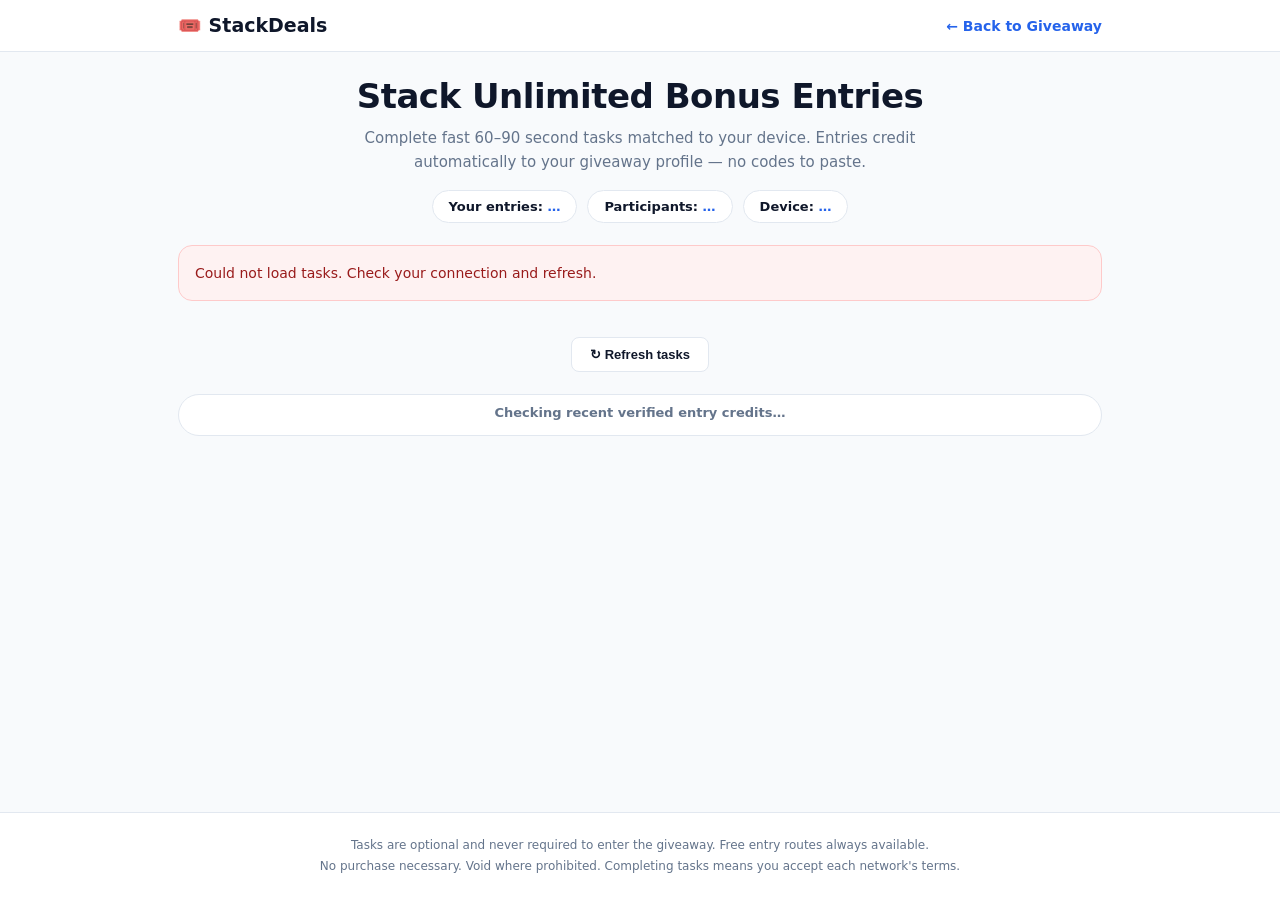
<file: offerwall/index.html>
<!DOCTYPE html>
<html lang="en">
<head>
<meta charset="utf-8">
<meta name="viewport" content="width=device-width, initial-scale=1">
<meta name="robots" content="noindex">
<title>Bonus Tasks | StackDeals</title>
<link rel="icon" href="data:image/svg+xml,<svg xmlns='http://www.w3.org/2000/svg' viewBox='0 0 100 100'><text y='.9em' font-size='90'>🎟️</text></svg>">
<style>
:root{--bg:#f8fafc;--card:#ffffff;--line:#e2e8f0;--text:#0f172a;--muted:#64748b;--primary:#2563eb;--primary2:#1d4ed8;--green:#10b981;--amber:#f59e0b;--radius:14px}
*{box-sizing:border-box;margin:0;padding:0}
body{background:var(--bg);color:var(--text);font-family:system-ui,-apple-system,"Segoe UI",Roboto,Helvetica,Arial,sans-serif;min-height:100vh;display:flex;flex-direction:column}
a{color:var(--primary);text-decoration:none}
header{background:#fff;border-bottom:1px solid var(--line);position:sticky;top:0;z-index:20}
.hwrap{max-width:960px;margin:0 auto;padding:14px 18px;display:flex;justify-content:space-between;align-items:center}
.logo{font-weight:800;font-size:19px;color:var(--text)}
.back{font-size:14px;font-weight:600}
main{flex:1;width:100%;max-width:960px;margin:0 auto;padding:24px 18px 40px}
.hero{text-align:center;margin-bottom:22px}
.hero h1{font-size:clamp(24px,4vw,34px);font-weight:800;letter-spacing:-.5px}
.hero p{color:var(--muted);max-width:560px;margin:10px auto 0;font-size:15px;line-height:1.6}
.chips{display:flex;gap:10px;justify-content:center;flex-wrap:wrap;margin-top:16px}
.chip{background:#fff;border:1px solid var(--line);border-radius:99px;padding:8px 16px;font-size:13px;font-weight:700;color:var(--text)}
.chip b{color:var(--primary)}
.alert{background:#fef2f2;border:1px solid #fecaca;color:#991b1b;border-radius:var(--radius);padding:16px;font-size:14px;line-height:1.6;margin-bottom:18px}
.alert.warn{background:#fffbeb;border-color:#fde68a;color:#92400e}
.alert.ok{background:#ecfdf5;border-color:#a7f3d0;color:#065f46}
.grid{display:grid;grid-template-columns:repeat(auto-fill,minmax(260px,1fr));gap:14px}
.card{background:var(--card);border:1px solid var(--line);border-radius:var(--radius);padding:16px;display:flex;flex-direction:column;gap:10px;transition:box-shadow .15s,border-color .15s}
.card:hover{border-color:#cbd5e1;box-shadow:0 4px 12px rgba(15,23,42,.06)}
.card-top{display:flex;gap:12px;align-items:center}
.icon{width:46px;height:46px;border-radius:10px;background:#f1f5f9;border:1px solid var(--line);object-fit:cover;flex-shrink:0}
.icon.ph{display:flex;align-items:center;justify-content:center;font-size:20px}
.card h3{font-size:15px;font-weight:700;line-height:1.35}
.card .net{font-size:11px;color:var(--muted);font-weight:600;text-transform:uppercase;letter-spacing:.5px}
.card .desc{font-size:13px;color:var(--muted);line-height:1.5;flex:1}
.card-foot{display:flex;justify-content:space-between;align-items:center;gap:10px}
.pts{background:#eff6ff;color:var(--primary);border-radius:99px;padding:6px 12px;font-size:13px;font-weight:800;white-space:nowrap}
.eta{font-size:12px;color:var(--muted);font-weight:600}
.go{background:var(--primary);color:#fff;border:none;border-radius:8px;padding:10px 18px;font-size:14px;font-weight:700;cursor:pointer}
.go:hover{background:var(--primary2)}
.go:disabled{background:#94a3b8;cursor:not-allowed}
.sk{background:linear-gradient(100deg,#f1f5f9 40%,#fff 50%,#f1f5f9 60%);background-size:200% 100%;animation:sh 1.2s infinite;border-radius:var(--radius);height:170px}
@keyframes sh{to{background-position:-200% 0}}
.qr{display:none;background:#fff;border:1px solid var(--line);border-radius:var(--radius);padding:22px;margin-top:22px;text-align:center}
.qr.show{display:block}
.qr h2{font-size:17px;margin-bottom:6px}
.qr p{color:var(--muted);font-size:14px;max-width:480px;margin:0 auto 14px;line-height:1.55}
.qr img{border:1px solid var(--line);border-radius:10px}
.ticker{margin-top:22px;background:#fff;border:1px solid var(--line);border-radius:99px;padding:10px 18px;font-size:13px;color:var(--muted);text-align:center;font-weight:600;min-height:42px}
.ticker b{color:var(--green)}
.refresh{display:block;margin:18px auto 0;background:#fff;border:1px solid var(--line);color:var(--text);border-radius:8px;padding:9px 18px;font-size:13px;font-weight:700;cursor:pointer}
footer{border-top:1px solid var(--line);background:#fff;padding:22px 18px;text-align:center;color:var(--muted);font-size:12px;line-height:1.8}
</style>
</head>
<body>

<header><div class="hwrap">
  <span class="logo">🎟️ StackDeals</span>
  <a class="back" href="https://getstackdeals.xyz">← Back to Giveaway</a>
</div></header>

<main>
  <section class="hero">
    <h1>Stack Unlimited Bonus Entries</h1>
    <p>Complete fast 60–90 second tasks matched to your device. Entries credit automatically to your giveaway profile — no codes to paste.</p>
    <div class="chips">
      <span class="chip">Your entries: <b id="chip-points">…</b></span>
      <span class="chip">Participants: <b id="chip-users">…</b></span>
      <span class="chip">Device: <b id="chip-device">…</b></span>
    </div>
  </section>

  <div id="alerts"></div>

  <div class="grid" id="grid">
    <div class="sk"></div><div class="sk"></div><div class="sk"></div><div class="sk"></div>
  </div>
  <button class="refresh" id="refresh-btn">↻ Refresh tasks</button>

  <section class="qr" id="qr-box">
    <h2>📱 Want mobile app-install bonuses too?</h2>
    <p>Scan this with your iPhone or Android to unlock mobile-only tasks tied to the same giveaway account — stack entries from both devices.</p>
    <img id="qr-img" width="170" height="170" alt="QR code">
  </section>

  <div class="ticker" id="ticker">Checking recent verified entry credits…</div>
</main>

<footer>
  Tasks are optional and never required to enter the giveaway. Free entry routes always available.<br>
  No purchase necessary. Void where prohibited. Completing tasks means you accept each network's terms.
</footer>

<script>
(function () {
  'use strict';

  // ========================================================================
  // CONFIG — set this to your offerwall WORKER URL (no trailing slash).
  // Either your workers.dev URL or the custom domain you attach to the worker.
  // ========================================================================
  var API_BASE = 'https://api.getstackdeals.xyz';

  var params = new URLSearchParams(location.search);
  var uid = params.get('uid') || '', t = params.get('t') || '', sig = params.get('sig') || '';
  var qs = 'uid=' + encodeURIComponent(uid) + '&t=' + encodeURIComponent(t) + '&sig=' + encodeURIComponent(sig);
  var device = 'desktop', tickerItems = [], tickerIdx = 0;

  function $(id) { return document.getElementById(id); }
  function esc(s) {
    return String(s == null ? '' : s).replace(/[&<>"']/g, function (c) {
      return { '&': '&amp;', '<': '&lt;', '>': '&gt;', '"': '&quot;', "'": '&#39;' }[c];
    });
  }
  function api(path) {
    return fetch(API_BASE + path + (path.indexOf('?') >= 0 ? '&' : '?') + qs, { mode: 'cors' })
      .then(function (r) { return r.json(); });
  }
  function alertBox(html, kind) {
    var d = document.createElement('div');
    d.className = 'alert' + (kind ? ' ' + kind : '');
    d.innerHTML = html;
    $('alerts').appendChild(d);
  }

  function renderOffers(offers) {
    $('grid').innerHTML = offers.map(function (o) {
      var icon = o.icon
        ? '<img class="icon" src="' + esc(o.icon) + '" alt="">'
        : '<div class="icon ph">🎁</div>';
      return '<div class="card"><div class="card-top">' + icon +
        '<div><span class="net">' + esc(o.network) + ' · ' + esc(o.est_time) + '</span><h3>' + esc(o.title) + '</h3></div></div>' +
        '<div class="desc">' + esc(o.description) + '</div>' +
        '<div class="card-foot"><span class="pts">+' + o.points + ' entries</span>' +
        '<button class="go" data-url="' + esc(o.click_url) + '" data-net="' + esc(o.network) + '" data-oid="' + esc(o.id) + '">Start →</button></div></div>';
    }).join('');

    // Replace broken offer icons with the gift placeholder
    Array.prototype.forEach.call(document.querySelectorAll('.icon:not(.ph)'), function (img) {
      img.addEventListener('error', function () {
        var ph = document.createElement('div');
        ph.className = 'icon ph';
        ph.textContent = '🎁';
        img.parentNode.replaceChild(ph, img);
      });
    });

    Array.prototype.forEach.call(document.querySelectorAll('.go'), function (btn) {
      btn.addEventListener('click', function () {
        btn.disabled = true;
        btn.textContent = 'Opening…';
        // Fire click-tracking beacon (non-blocking), then open the offer
        fetch(API_BASE + '/api/click?' + qs +
          '&network=' + encodeURIComponent(btn.dataset.net) +
          '&offer_id=' + encodeURIComponent(btn.dataset.oid), { mode: 'cors' }).catch(function () {});
        setTimeout(function () {
          window.open(btn.dataset.url, '_blank', 'noopener');
          btn.disabled = false;
          btn.textContent = 'Start →';
        }, 150);
      });
    });
  }

  function loadOffers() {
    $('alerts').innerHTML = '';
    api('/api/offers').then(function (d) {
      if (d.handoff_invalid) {
        $('grid').innerHTML = '';
        alertBox('Your session link expired or is invalid. Please reopen the bonus wall from your <a href="https://getstackdeals.xyz">giveaway dashboard</a>.', '');
        return;
      }
      if (d.paused) { $('grid').innerHTML = ''; alertBox('Bonus tasks are temporarily paused. Check back soon!', 'warn'); return; }
      if (d.blocked) { $('grid').innerHTML = ''; alertBox(esc(d.reason || 'Access restricted.'), ''); return; }

      device = d.device || 'desktop';
      $('chip-device').textContent = device === 'ios' ? 'iPhone/iPad' : device === 'android' ? 'Android' : 'Desktop';

      if (d.cap_reached) {
        $('grid').innerHTML = '';
        alertBox('🎉 <b>Daily task limit reached!</b> ' + esc(d.message || ''), 'ok');
      } else if (!d.offers || d.offers.length === 0) {
        $('grid').innerHTML = '';
        alertBox('New tasks are being loaded for your region and device. Refresh in a minute!', 'warn');
      } else {
        renderOffers(d.offers);
        if (device === 'desktop') {
          $('qr-box').classList.add('show');
          $('qr-img').src = 'https://api.qrserver.com/v1/create-qr-code/?size=170x170&data=' + encodeURIComponent(location.href);
        }
      }
    }).catch(function () {
      $('grid').innerHTML = '';
      alertBox('Could not load tasks. Check your connection and refresh.', '');
    });
  }

  function loadStatus() {
    api('/api/status').then(function (d) {
      if (d.handoff_invalid) return;
      $('chip-points').textContent = d.user_points;
      $('chip-users').textContent = d.participants;
      if (d.recent_activity && d.recent_activity.length) {
        tickerItems = d.recent_activity.map(function (r) {
          return '🎉 <b>' + esc(r.name) + '</b> just earned <b>+' + r.points + ' entries</b> · ' + r.ago + 'm ago';
        });
        rotateTicker();
      }
    }).catch(function () {});
  }

  function rotateTicker() {
    if (!tickerItems.length) return;
    $('ticker').innerHTML = tickerItems[tickerIdx % tickerItems.length];
    tickerIdx++;
  }

  $('refresh-btn').addEventListener('click', loadOffers);
  loadOffers();
  loadStatus();
  setInterval(loadStatus, 45000);
  setInterval(rotateTicker, 5000);
})();
</script>
</body>
</html>
</file>
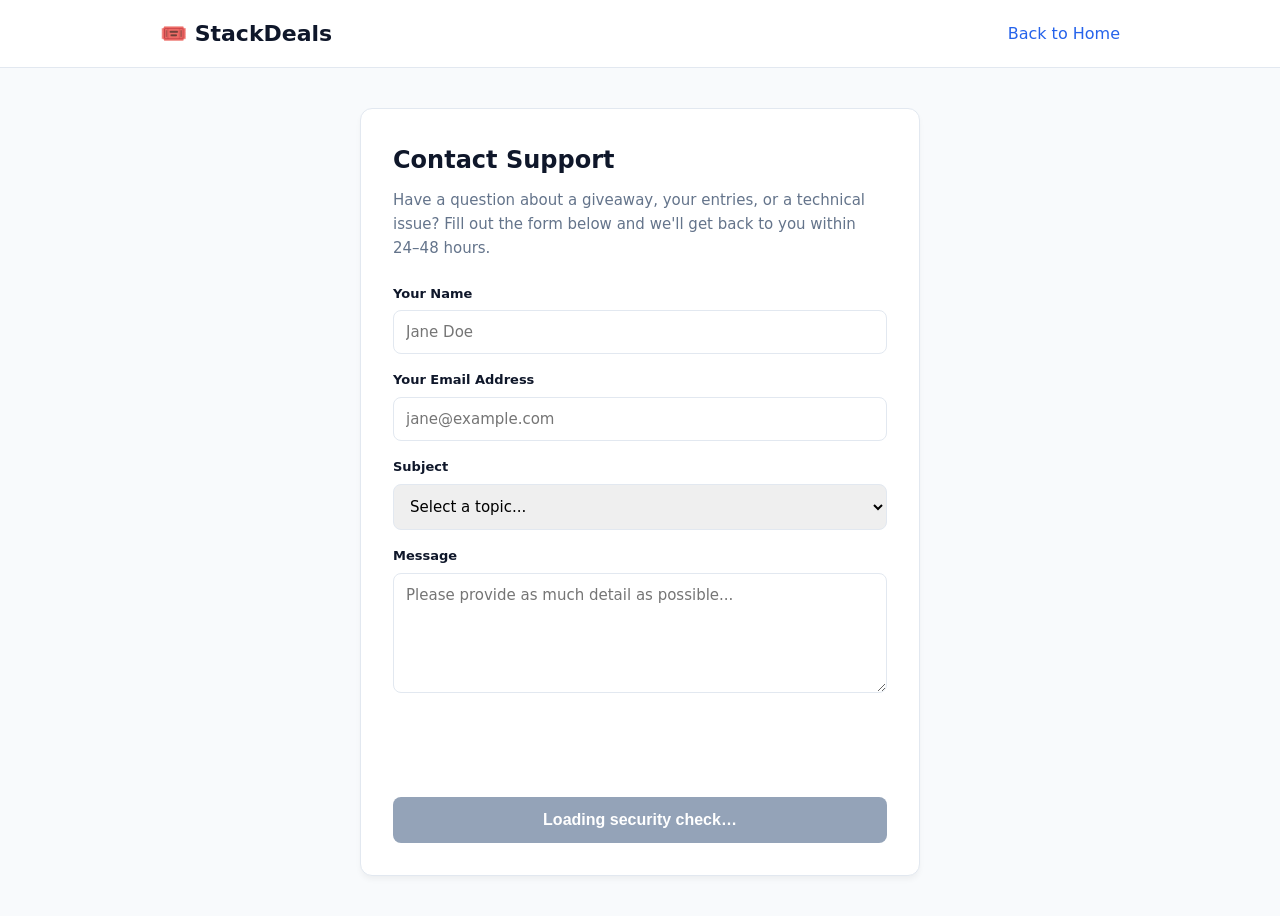
<file: contact.html>
<!DOCTYPE html>
<html lang="en">
<head>
  <meta charset="UTF-8">
  <meta name="viewport" content="width=device-width, initial-scale=1.0">
  <title>Contact Support | StackDeals</title>
  <link rel="icon" href="data:image/svg+xml,<svg xmlns='http://www.w3.org/2000/svg' viewBox='0 0 100 100'><text y='.9em' font-size='90'>🎟️</text></svg>">
  <style>
    :root { --bg: #f8fafc; --card: #ffffff; --line: #e2e8f0; --text: #0f172a; --muted: #64748b; --primary: #2563eb; --radius: 12px; }
    * { box-sizing: border-box; margin: 0; padding: 0; }
    body { background: var(--bg); color: var(--text); font-family: system-ui, -apple-system, sans-serif; line-height: 1.6; min-height: 100vh; display: flex; flex-direction: column; }
    a { color: var(--primary); text-decoration: none; }
    .container { max-width: 600px; margin: 0 auto; padding: 40px 20px; flex: 1; }
    header { background: var(--card); border-bottom: 1px solid var(--line); padding: 16px 0; }
    .nav-wrap { max-width: 1000px; margin: 0 auto; padding: 0 20px; display: flex; justify-content: space-between; align-items: center; }
    .logo { font-size: 22px; font-weight: 800; color: var(--text); text-decoration: none; }
    .form-card { background: var(--card); border: 1px solid var(--line); border-radius: var(--radius); padding: 32px; box-shadow: 0 4px 6px -1px rgba(0,0,0,0.05); }
    .form-card h1 { font-size: 24px; margin-bottom: 8px; }
    .form-card p { color: var(--muted); margin-bottom: 24px; font-size: 15px; }
    label { display: block; font-size: 13px; font-weight: 600; color: var(--text); margin-bottom: 6px; }
    input, textarea, select { width: 100%; padding: 12px; border: 1px solid var(--line); border-radius: 8px; font-size: 15px; font-family: inherit; margin-bottom: 16px; outline: none; transition: border 0.2s; }
    input:focus, textarea:focus { border-color: var(--primary); box-shadow: 0 0 0 3px rgba(37,99,235,0.1); }
    textarea { min-height: 120px; resize: vertical; }
    .btn { width: 100%; padding: 14px; background: var(--primary); color: #fff; border: none; border-radius: 8px; font-size: 16px; font-weight: 700; cursor: pointer; transition: background 0.2s; }
    .btn:hover { background: #1d4ed8; }
    .btn:disabled { background: #94a3b8; cursor: not-allowed; }
    .msg { padding: 12px; border-radius: 8px; font-size: 14px; margin-bottom: 16px; text-align: center; display: none; }
    .msg-ok { background: #ecfdf5; color: #065f46; border: 1px solid #a7f3d0; }
    .msg-err { background: #fef2f2; color: #991b1b; border: 1px solid #fecaca; }
  </style>
</head>
<body>
  <header>
    <div class="nav-wrap">
      <a href="/" class="logo">🎟️ StackDeals</a>
      <nav><a href="/">Back to Home</a></nav>
    </div>
  </header>

  <main class="container">
    <div class="form-card">
      <h1>Contact Support</h1>
      <p>Have a question about a giveaway, your entries, or a technical issue? Fill out the form below and we'll get back to you within 24–48 hours.</p>
      
      <div id="msg" class="msg"></div>
      
      <form id="contact-form">
        <label for="name">Your Name</label>
        <input type="text" id="name" name="name" required placeholder="Jane Doe">
        
        <label for="email">Your Email Address</label>
        <input type="email" id="email" name="email" required placeholder="jane@example.com">
        
        <label for="subject">Subject</label>
        <select id="subject" name="subject" required>
          <option value="">Select a topic...</option>
          <option value="giveaway_question">Question about a Giveaway</option>
          <option value="entry_issue">Issue with my entries/referral</option>
          <option value="technical">Technical / Website Bug</option>
          <option value="other">Other</option>
        </select>
        
        <label for="message">Message</label>
        <textarea id="message" name="message" required placeholder="Please provide as much detail as possible..."></textarea>
        
        <div id="turnstile" style="margin-bottom: 16px; min-height: 65px;"></div>
        
        <button type="submit" id="submit-btn" class="btn" disabled>Loading security check…</button>
      </form>
    </div>
  </main>

  <script>
    (function() {
      const form = document.getElementById('contact-form');
      const msg = document.getElementById('msg');
      const btn = document.getElementById('submit-btn');
      let turnstileId = null;

      const enableButton = () => {
        btn.disabled = false;
        btn.textContent = 'Send Message';
      };

      const loadTurnstile = () => {
        try {
          turnstileId = window.turnstile.render('#turnstile', {
            sitekey: '0x4AAAAAAGFNBZrXJTf5C2J5', // ⚠️ REPLACE WITH YOUR ACTUAL TURNSTILE SITEKEY
            callback: enableButton,
            'error-callback': () => {
              msg.className = 'msg msg-err';
              msg.textContent = 'Security check failed to load. The button will enable in 3 seconds as a fallback.';
              msg.style.display = 'block';
              setTimeout(enableButton, 3000);
            }
          });
        } catch (e) {
          setTimeout(enableButton, 3000);
        }
      };

      if (window.turnstile && window.turnstile.render) {
        loadTurnstile();
      } else {
        const s = document.createElement('script');
        s.src = 'https://challenges.cloudflare.com/turnstile/v0/api.js?render=explicit';
        s.onload = loadTurnstile;
        s.onerror = () => {
          setTimeout(enableButton, 3000);
        };
        document.head.appendChild(s);
      }

      // Fallback: if button is still disabled after 5 seconds, enable it anyway
      setTimeout(() => {
        if (btn.disabled) {
          enableButton();
        }
      }, 5000);

      form.addEventListener('submit', async (e) => {
        e.preventDefault();
        btn.disabled = true; btn.textContent = 'Sending...';
        msg.style.display = 'none';

        let token = '';
        try { token = window.turnstile ? (window.turnstile.getResponse(turnstileId) || '') : ''; } catch (err) { token = ''; }

        const payload = {
          name: document.getElementById('name').value,
          email: document.getElementById('email').value,
          subject: document.getElementById('subject').value,
          message: document.getElementById('message').value,
          'cf-turnstile-response': token
        };

        try {
          const res = await fetch('/api/contact', {
            method: 'POST',
            headers: { 'Content-Type': 'application/json' },
            body: JSON.stringify(payload)
          });
          const data = await res.json();
          
          if (data.ok) {
            msg.className = 'msg msg-ok';
            msg.textContent = 'Message sent successfully! We will reply to ' + payload.email + ' shortly.';
            msg.style.display = 'block';
            form.reset();
            if (window.turnstile) window.turnstile.reset(turnstileId);
            btn.disabled = true; btn.textContent = 'Send Message';
          } else {
            throw new Error(data.error || 'Failed to send.');
          }
        } catch (err) {
          msg.className = 'msg msg-err';
          msg.textContent = err.message || 'Network error. Please try again.';
          msg.style.display = 'block';
          btn.disabled = false; btn.textContent = 'Send Message';
          if (window.turnstile) window.turnstile.reset(turnstileId);
        }
      });
    })();
  </script>
</body>
</html>
</file>
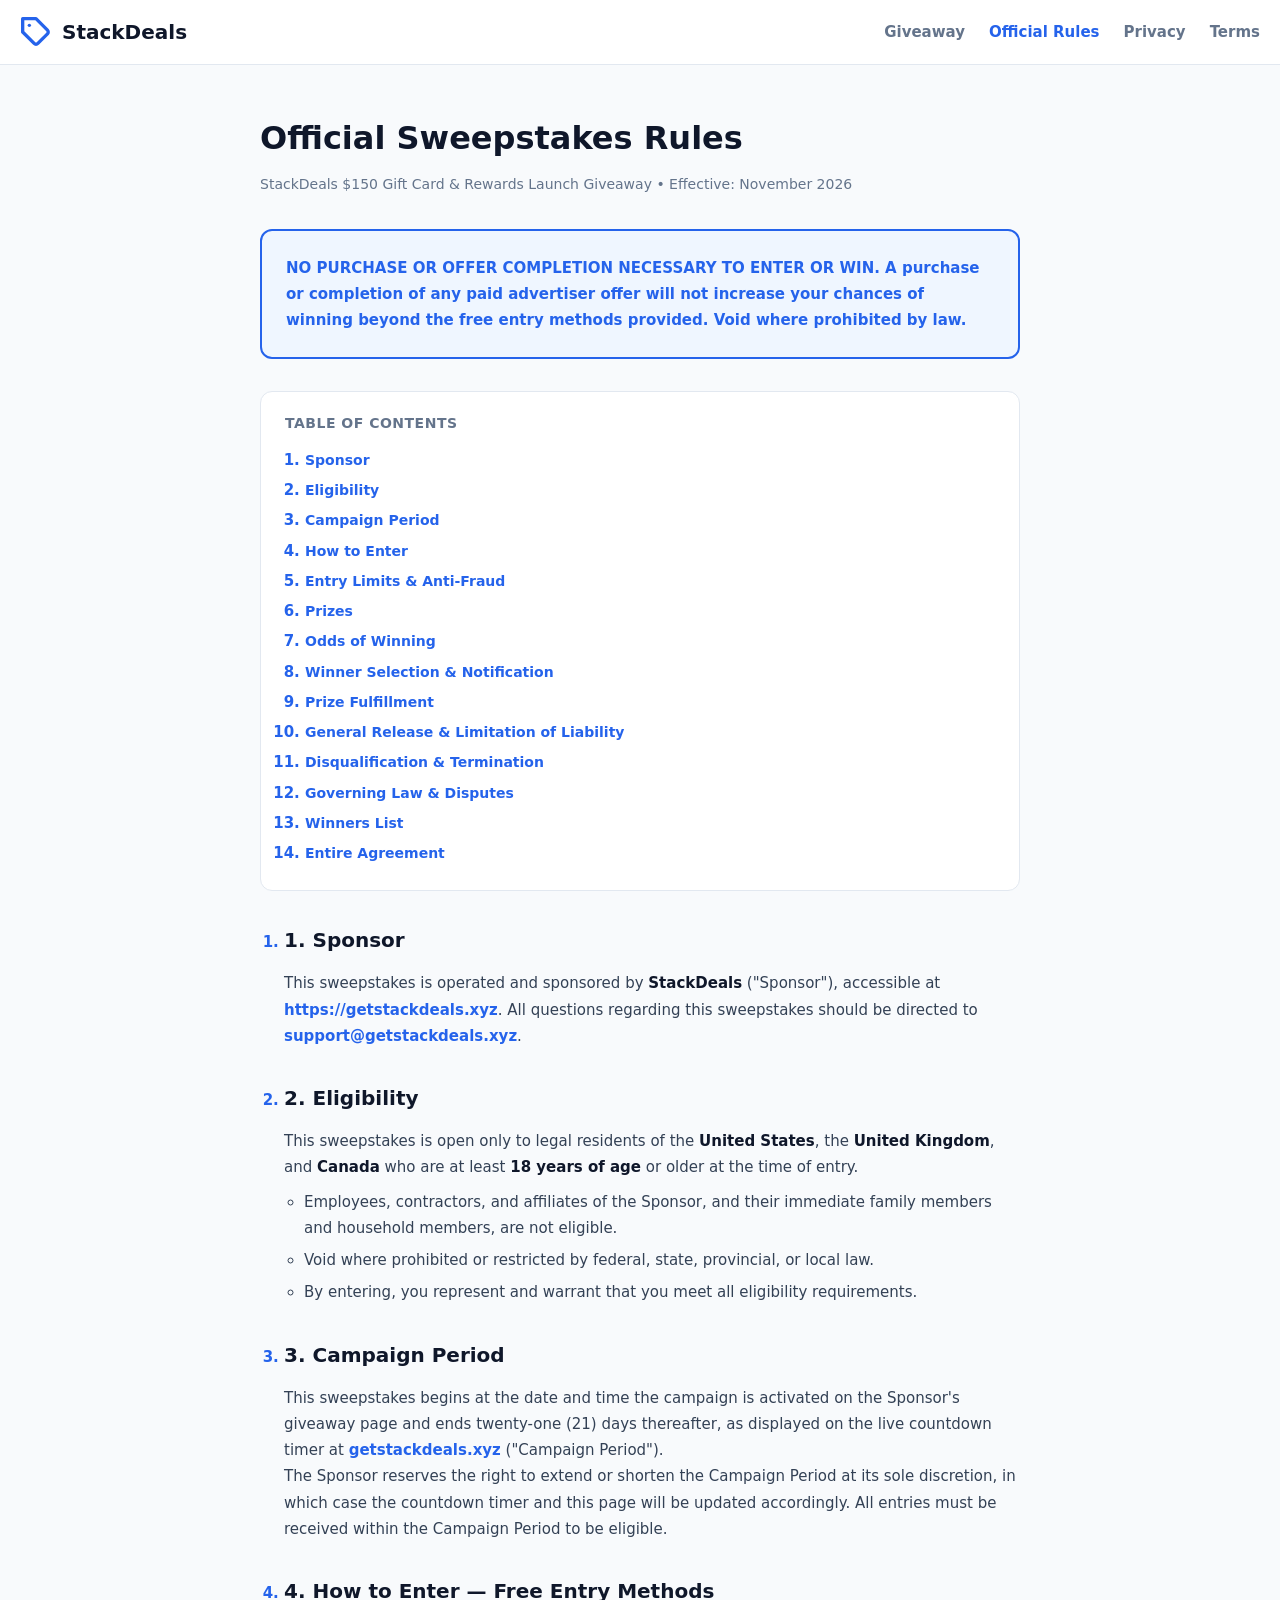
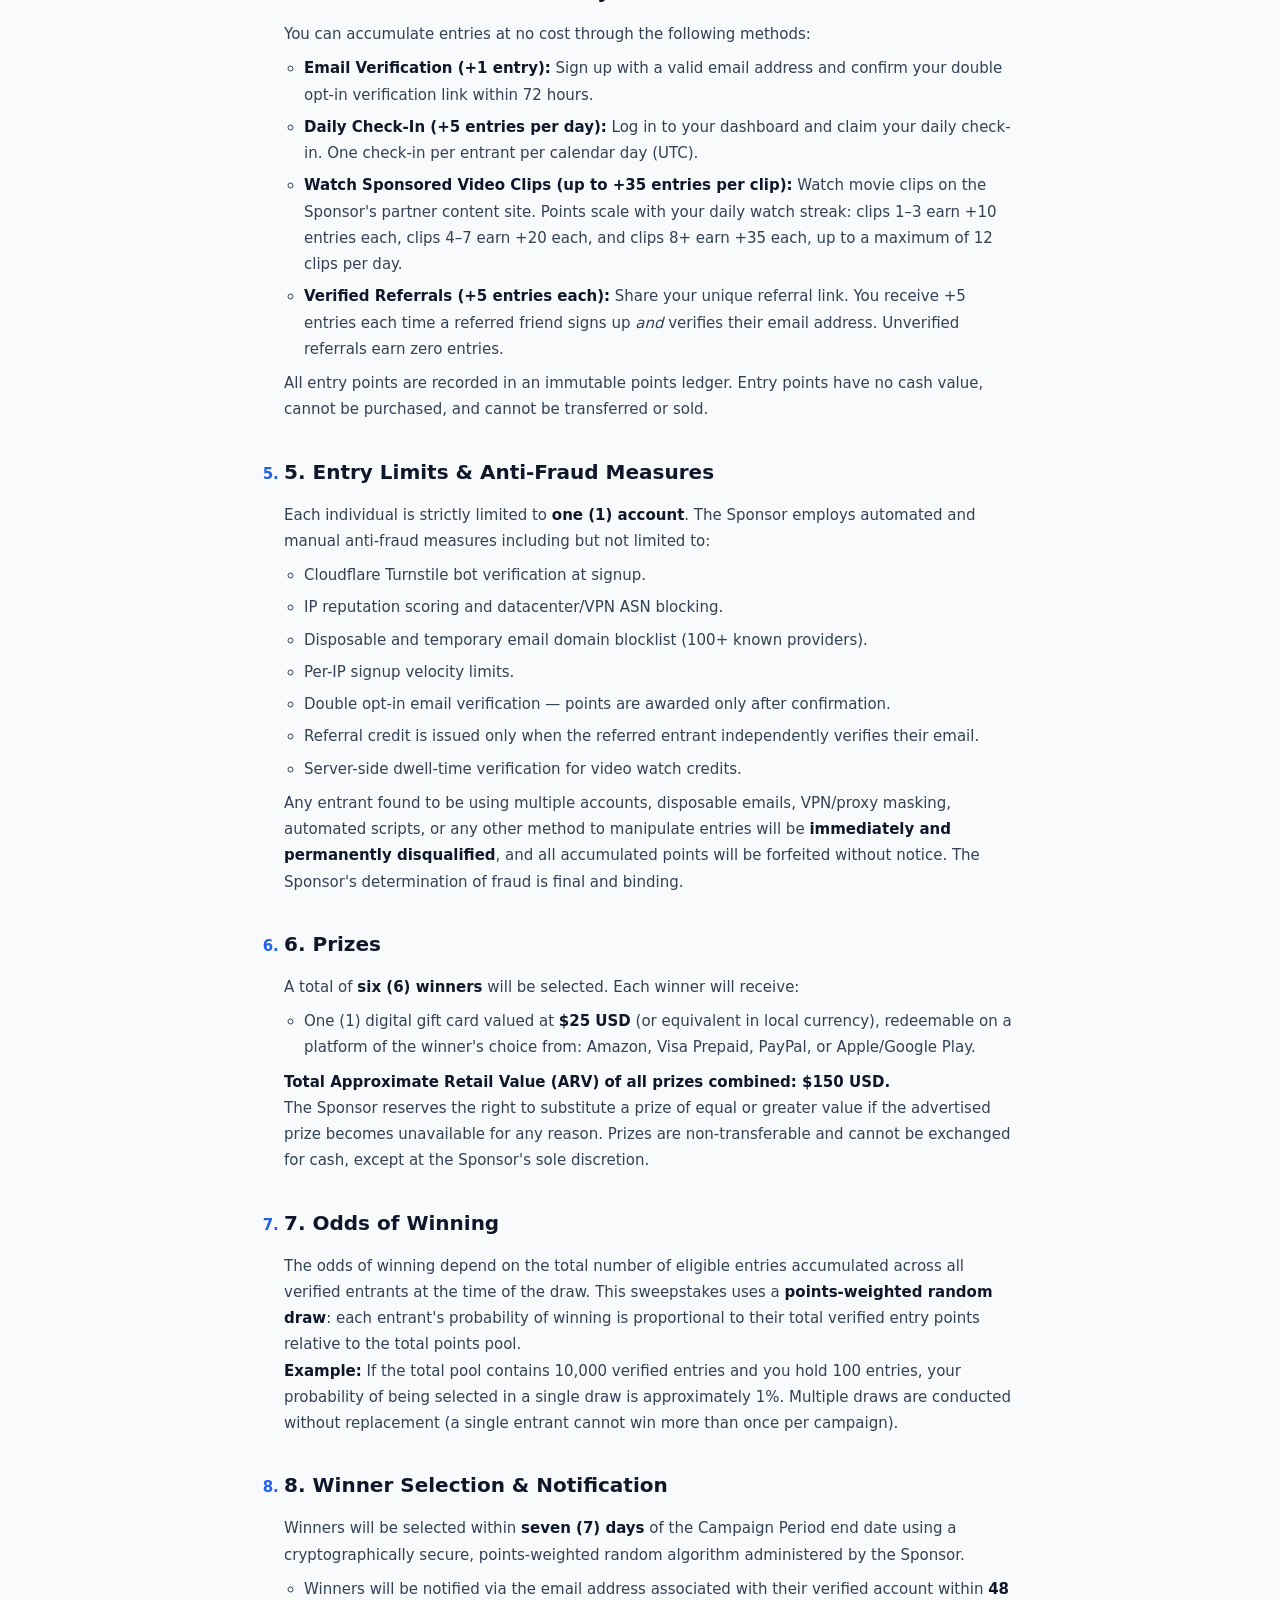
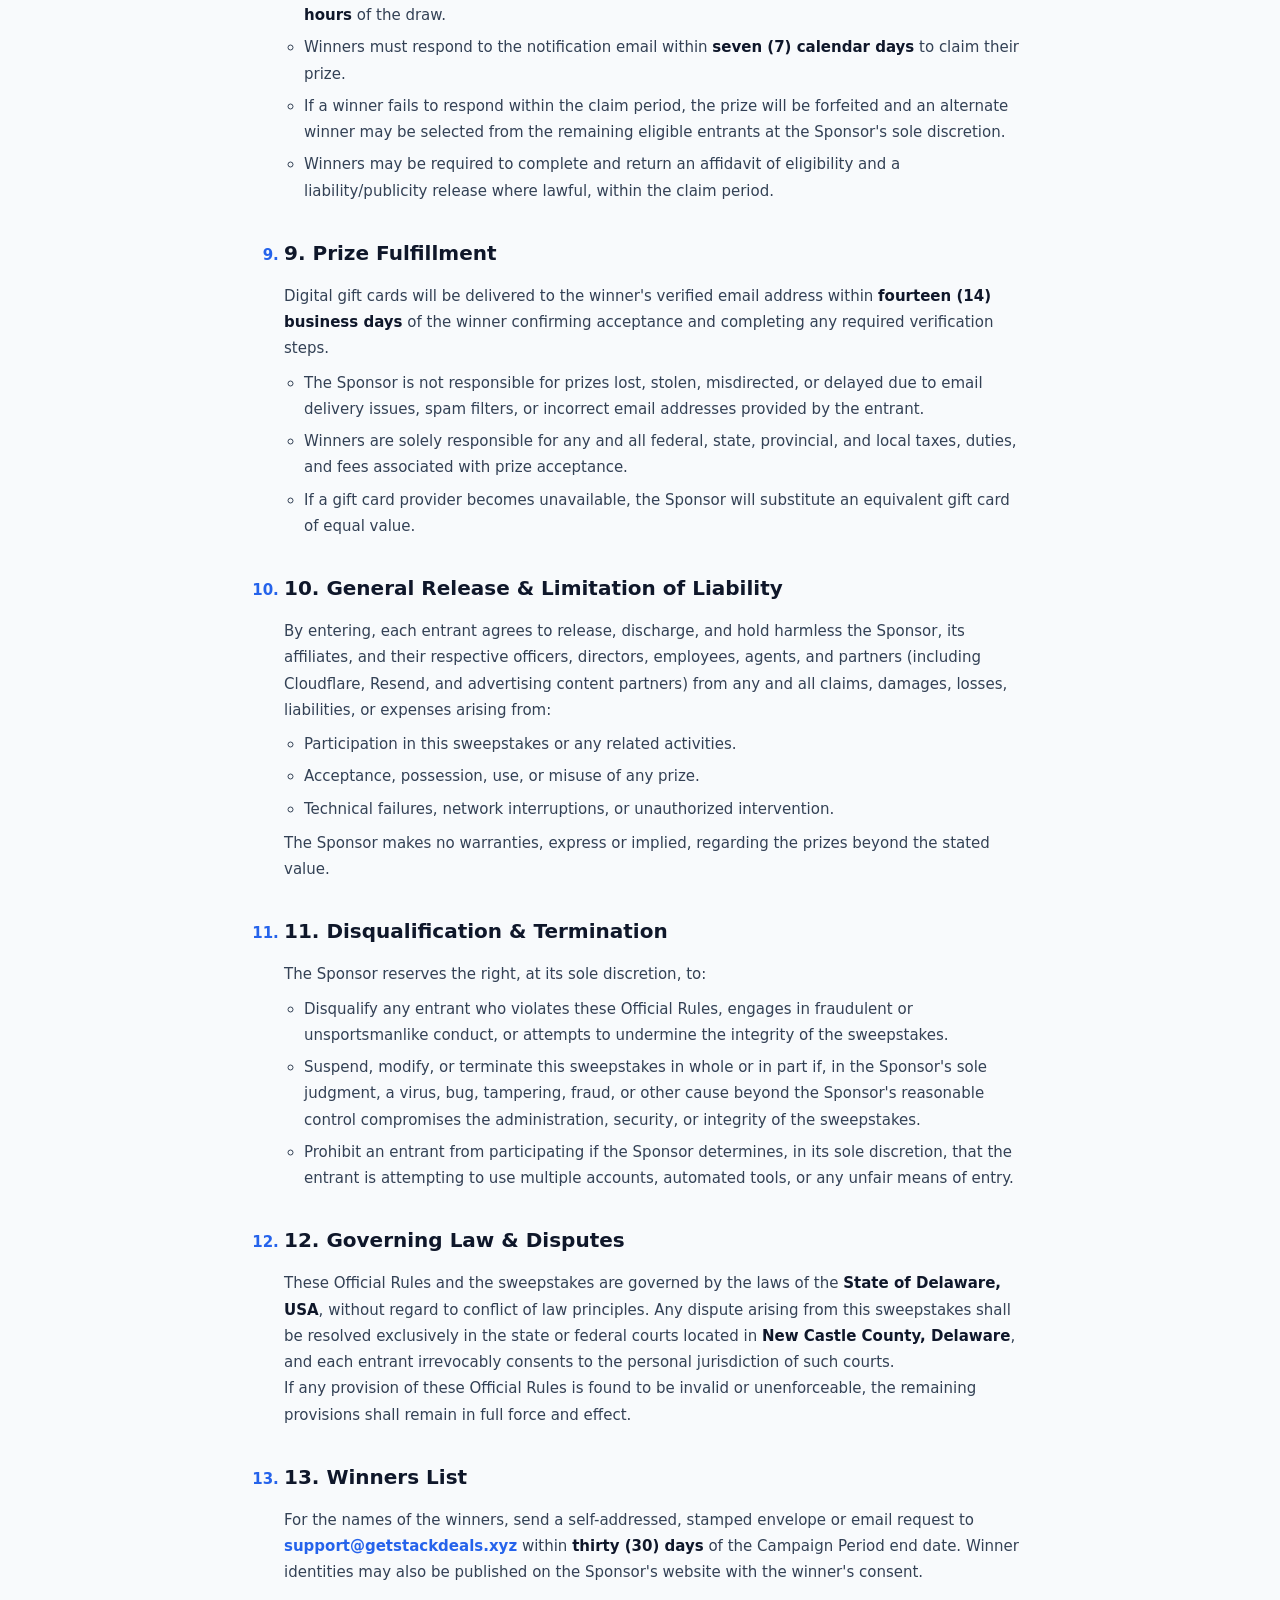
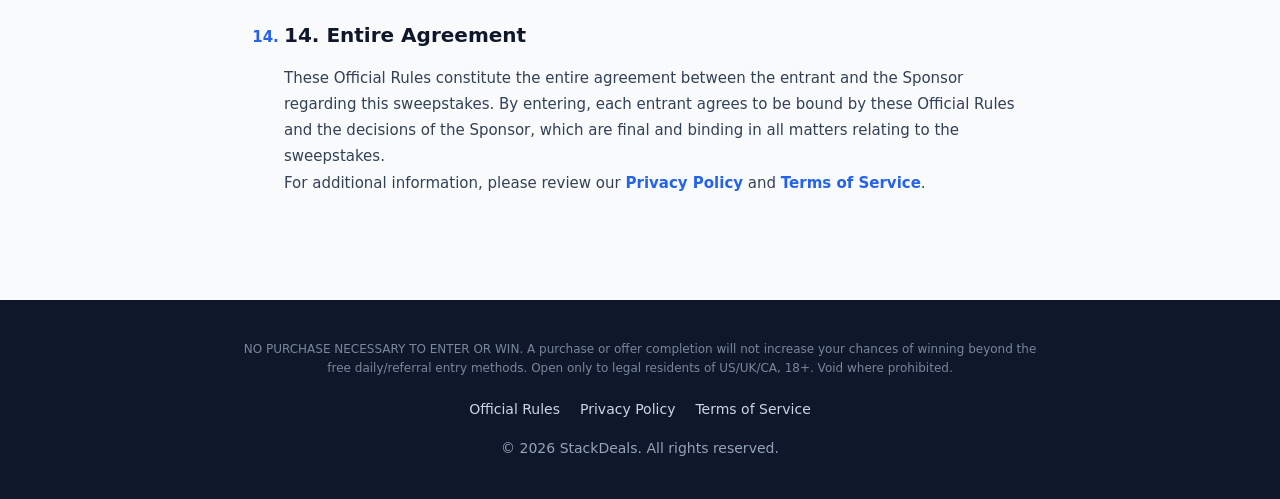
<file: contest-rules.html>
<!DOCTYPE html>
<html lang="en">
<head>
  <meta charset="utf-8">
  <meta name="viewport" content="width=device-width, initial-scale=1">
  <title>Official Sweepstakes Rules | StackDeals</title>
  <meta name="description" content="Official rules for the StackDeals $150 Gift Card & Rewards Launch Giveaway. No purchase necessary.">
  <meta name="robots" content="INDEX,FOLLOW">
  <link rel="icon" href="data:image/svg+xml,<svg xmlns='http://www.w3.org/2000/svg' viewBox='0 0 100 100'><text y='.9em' font-size='90'>🎟️</text></svg>">
  <link rel="stylesheet" href="/css/style.css">
  <style>
    .legal-page { max-width: 800px; margin: 0 auto; padding: 48px 20px 80px; }
    .legal-page h1 { font-size: 32px; font-weight: 800; margin-bottom: 8px; color: var(--text); }
    .legal-page .legal-sub { color: var(--text-muted); font-size: 14px; margin-bottom: 32px; }
    .legal-page h2 { font-size: 20px; font-weight: 700; margin: 32px 0 12px; color: var(--text); }
    .legal-page p, .legal-page li { font-size: 15px; color: #334155; line-height: 1.75; }
    .legal-page ol { padding-left: 24px; counter-reset: rules; }
    .legal-page ol > li { margin-bottom: 24px; }
    .legal-page ol > li::marker { font-weight: 800; color: var(--primary); }
    .legal-page ul { padding-left: 20px; margin: 8px 0; }
    .legal-page ul li { margin-bottom: 6px; }
    .legal-page .critical-box {
      background: #eff6ff; border: 2px solid var(--primary); border-radius: var(--radius);
      padding: 24px; margin-bottom: 32px;
    }
    .legal-page .critical-box p { font-weight: 700; color: var(--primary); font-size: 15px; margin: 0; }
    .legal-page .section-anchor { scroll-margin-top: 80px; }
    .legal-page strong { color: var(--text); }
    .legal-page a { color: var(--primary); }
    .legal-page .toc { background: var(--card); border: 1px solid var(--border); border-radius: var(--radius); padding: 20px 24px; margin-bottom: 32px; }
    .legal-page .toc h3 { font-size: 14px; font-weight: 700; text-transform: uppercase; letter-spacing: 0.5px; color: var(--text-muted); margin-bottom: 12px; }
    .legal-page .toc ol { padding-left: 20px; }
    .legal-page .toc li { margin-bottom: 4px; }
    .legal-page .toc a { font-size: 14px; color: var(--primary); text-decoration: none; }
    .legal-page .toc a:hover { text-decoration: underline; }
  </style>
</head>
<body>
  <header class="site-header">
    <a href="/" class="logo">
      <svg viewBox="0 0 24 24" fill="none" stroke="currentColor" stroke-width="2.5" stroke-linecap="round" stroke-linejoin="round" style="color:var(--primary)"><path d="M20.59 13.41l-7.17 7.17a2 2 0 0 1-2.83 0L2 12V2h10l8.59 8.59a2 2 0 0 1 0 2.82z"></path><line x1="7" y1="7" x2="7.01" y2="7"></line></svg>
      StackDeals
    </a>
    <nav>
      <a href="/">Giveaway</a>
      <a href="/contest-rules.html" style="color:var(--primary)">Official Rules</a>
      <a href="/privacy.html">Privacy</a>
      <a href="/terms.html">Terms</a>
    </nav>
  </header>

  <main class="legal-page">
    <h1>Official Sweepstakes Rules</h1>
    <p class="legal-sub">StackDeals $150 Gift Card &amp; Rewards Launch Giveaway &bull; Effective: November 2026</p>

    <div class="critical-box">
      <p>NO PURCHASE OR OFFER COMPLETION NECESSARY TO ENTER OR WIN. A purchase or completion of any paid advertiser offer will not increase your chances of winning beyond the free entry methods provided. Void where prohibited by law.</p>
    </div>

    <div class="toc">
      <h3>Table of Contents</h3>
      <ol>
        <li><a href="#s1">Sponsor</a></li>
        <li><a href="#s2">Eligibility</a></li>
        <li><a href="#s3">Campaign Period</a></li>
        <li><a href="#s4">How to Enter</a></li>
        <li><a href="#s5">Entry Limits &amp; Anti-Fraud</a></li>
        <li><a href="#s6">Prizes</a></li>
        <li><a href="#s7">Odds of Winning</a></li>
        <li><a href="#s8">Winner Selection &amp; Notification</a></li>
        <li><a href="#s9">Prize Fulfillment</a></li>
        <li><a href="#s10">General Release &amp; Limitation of Liability</a></li>
        <li><a href="#s11">Disqualification &amp; Termination</a></li>
        <li><a href="#s12">Governing Law &amp; Disputes</a></li>
        <li><a href="#s13">Winners List</a></li>
        <li><a href="#s14">Entire Agreement</a></li>
      </ol>
    </div>

    <ol>
      <li class="section-anchor" id="s1">
        <h2>1. Sponsor</h2>
        <p>This sweepstakes is operated and sponsored by <strong>StackDeals</strong> ("Sponsor"), accessible at <a href="https://getstackdeals.xyz" target="_blank" rel="noopener">https://getstackdeals.xyz</a>. All questions regarding this sweepstakes should be directed to <a href="mailto:support@getstackdeals.xyz">support@getstackdeals.xyz</a>.</p>
      </li>

      <li class="section-anchor" id="s2">
        <h2>2. Eligibility</h2>
        <p>This sweepstakes is open only to legal residents of the <strong>United States</strong>, the <strong>United Kingdom</strong>, and <strong>Canada</strong> who are at least <strong>18 years of age</strong> or older at the time of entry.</p>
        <ul>
          <li>Employees, contractors, and affiliates of the Sponsor, and their immediate family members and household members, are not eligible.</li>
          <li>Void where prohibited or restricted by federal, state, provincial, or local law.</li>
          <li>By entering, you represent and warrant that you meet all eligibility requirements.</li>
        </ul>
      </li>

      <li class="section-anchor" id="s3">
        <h2>3. Campaign Period</h2>
        <p>This sweepstakes begins at the date and time the campaign is activated on the Sponsor's giveaway page and ends twenty-one (21) days thereafter, as displayed on the live countdown timer at <a href="https://getstackdeals.xyz">getstackdeals.xyz</a> ("Campaign Period").</p>
        <p>The Sponsor reserves the right to extend or shorten the Campaign Period at its sole discretion, in which case the countdown timer and this page will be updated accordingly. All entries must be received within the Campaign Period to be eligible.</p>
      </li>

      <li class="section-anchor" id="s4">
        <h2>4. How to Enter — Free Entry Methods</h2>
        <p>You can accumulate entries at no cost through the following methods:</p>
        <ul>
          <li><strong>Email Verification (+1 entry):</strong> Sign up with a valid email address and confirm your double opt-in verification link within 72 hours.</li>
          <li><strong>Daily Check-In (+5 entries per day):</strong> Log in to your dashboard and claim your daily check-in. One check-in per entrant per calendar day (UTC).</li>
          <li><strong>Watch Sponsored Video Clips (up to +35 entries per clip):</strong> Watch movie clips on the Sponsor's partner content site. Points scale with your daily watch streak: clips 1–3 earn +10 entries each, clips 4–7 earn +20 each, and clips 8+ earn +35 each, up to a maximum of 12 clips per day.</li>
          <li><strong>Verified Referrals (+5 entries each):</strong> Share your unique referral link. You receive +5 entries each time a referred friend signs up <em>and</em> verifies their email address. Unverified referrals earn zero entries.</li>
        </ul>
        <p>All entry points are recorded in an immutable points ledger. Entry points have no cash value, cannot be purchased, and cannot be transferred or sold.</p>
      </li>

      <li class="section-anchor" id="s5">
        <h2>5. Entry Limits &amp; Anti-Fraud Measures</h2>
        <p>Each individual is strictly limited to <strong>one (1) account</strong>. The Sponsor employs automated and manual anti-fraud measures including but not limited to:</p>
        <ul>
          <li>Cloudflare Turnstile bot verification at signup.</li>
          <li>IP reputation scoring and datacenter/VPN ASN blocking.</li>
          <li>Disposable and temporary email domain blocklist (100+ known providers).</li>
          <li>Per-IP signup velocity limits.</li>
          <li>Double opt-in email verification — points are awarded only after confirmation.</li>
          <li>Referral credit is issued only when the referred entrant independently verifies their email.</li>
          <li>Server-side dwell-time verification for video watch credits.</li>
        </ul>
        <p>Any entrant found to be using multiple accounts, disposable emails, VPN/proxy masking, automated scripts, or any other method to manipulate entries will be <strong>immediately and permanently disqualified</strong>, and all accumulated points will be forfeited without notice. The Sponsor's determination of fraud is final and binding.</p>
      </li>

      <li class="section-anchor" id="s6">
        <h2>6. Prizes</h2>
        <p>A total of <strong>six (6) winners</strong> will be selected. Each winner will receive:</p>
        <ul>
          <li>One (1) digital gift card valued at <strong>$25 USD</strong> (or equivalent in local currency), redeemable on a platform of the winner's choice from: Amazon, Visa Prepaid, PayPal, or Apple/Google Play.</li>
        </ul>
        <p><strong>Total Approximate Retail Value (ARV) of all prizes combined: $150 USD.</strong></p>
        <p>The Sponsor reserves the right to substitute a prize of equal or greater value if the advertised prize becomes unavailable for any reason. Prizes are non-transferable and cannot be exchanged for cash, except at the Sponsor's sole discretion.</p>
      </li>

      <li class="section-anchor" id="s7">
        <h2>7. Odds of Winning</h2>
        <p>The odds of winning depend on the total number of eligible entries accumulated across all verified entrants at the time of the draw. This sweepstakes uses a <strong>points-weighted random draw</strong>: each entrant's probability of winning is proportional to their total verified entry points relative to the total points pool.</p>
        <p><strong>Example:</strong> If the total pool contains 10,000 verified entries and you hold 100 entries, your probability of being selected in a single draw is approximately 1%. Multiple draws are conducted without replacement (a single entrant cannot win more than once per campaign).</p>
      </li>

      <li class="section-anchor" id="s8">
        <h2>8. Winner Selection &amp; Notification</h2>
        <p>Winners will be selected within <strong>seven (7) days</strong> of the Campaign Period end date using a cryptographically secure, points-weighted random algorithm administered by the Sponsor.</p>
        <ul>
          <li>Winners will be notified via the email address associated with their verified account within <strong>48 hours</strong> of the draw.</li>
          <li>Winners must respond to the notification email within <strong>seven (7) calendar days</strong> to claim their prize.</li>
          <li>If a winner fails to respond within the claim period, the prize will be forfeited and an alternate winner may be selected from the remaining eligible entrants at the Sponsor's sole discretion.</li>
          <li>Winners may be required to complete and return an affidavit of eligibility and a liability/publicity release where lawful, within the claim period.</li>
        </ul>
      </li>

      <li class="section-anchor" id="s9">
        <h2>9. Prize Fulfillment</h2>
        <p>Digital gift cards will be delivered to the winner's verified email address within <strong>fourteen (14) business days</strong> of the winner confirming acceptance and completing any required verification steps.</p>
        <ul>
          <li>The Sponsor is not responsible for prizes lost, stolen, misdirected, or delayed due to email delivery issues, spam filters, or incorrect email addresses provided by the entrant.</li>
          <li>Winners are solely responsible for any and all federal, state, provincial, and local taxes, duties, and fees associated with prize acceptance.</li>
          <li>If a gift card provider becomes unavailable, the Sponsor will substitute an equivalent gift card of equal value.</li>
        </ul>
      </li>

      <li class="section-anchor" id="s10">
        <h2>10. General Release &amp; Limitation of Liability</h2>
        <p>By entering, each entrant agrees to release, discharge, and hold harmless the Sponsor, its affiliates, and their respective officers, directors, employees, agents, and partners (including Cloudflare, Resend, and advertising content partners) from any and all claims, damages, losses, liabilities, or expenses arising from:</p>
        <ul>
          <li>Participation in this sweepstakes or any related activities.</li>
          <li>Acceptance, possession, use, or misuse of any prize.</li>
          <li>Technical failures, network interruptions, or unauthorized intervention.</li>
        </ul>
        <p>The Sponsor makes no warranties, express or implied, regarding the prizes beyond the stated value.</p>
      </li>

      <li class="section-anchor" id="s11">
        <h2>11. Disqualification &amp; Termination</h2>
        <p>The Sponsor reserves the right, at its sole discretion, to:</p>
        <ul>
          <li>Disqualify any entrant who violates these Official Rules, engages in fraudulent or unsportsmanlike conduct, or attempts to undermine the integrity of the sweepstakes.</li>
          <li>Suspend, modify, or terminate this sweepstakes in whole or in part if, in the Sponsor's sole judgment, a virus, bug, tampering, fraud, or other cause beyond the Sponsor's reasonable control compromises the administration, security, or integrity of the sweepstakes.</li>
          <li>Prohibit an entrant from participating if the Sponsor determines, in its sole discretion, that the entrant is attempting to use multiple accounts, automated tools, or any unfair means of entry.</li>
        </ul>
      </li>

      <li class="section-anchor" id="s12">
        <h2>12. Governing Law &amp; Disputes</h2>
        <p>These Official Rules and the sweepstakes are governed by the laws of the <strong>State of Delaware, USA</strong>, without regard to conflict of law principles. Any dispute arising from this sweepstakes shall be resolved exclusively in the state or federal courts located in <strong>New Castle County, Delaware</strong>, and each entrant irrevocably consents to the personal jurisdiction of such courts.</p>
        <p>If any provision of these Official Rules is found to be invalid or unenforceable, the remaining provisions shall remain in full force and effect.</p>
      </li>

      <li class="section-anchor" id="s13">
        <h2>13. Winners List</h2>
        <p>For the names of the winners, send a self-addressed, stamped envelope or email request to <a href="mailto:support@getstackdeals.xyz">support@getstackdeals.xyz</a> within <strong>thirty (30) days</strong> of the Campaign Period end date. Winner identities may also be published on the Sponsor's website with the winner's consent.</p>
      </li>

      <li class="section-anchor" id="s14">
        <h2>14. Entire Agreement</h2>
        <p>These Official Rules constitute the entire agreement between the entrant and the Sponsor regarding this sweepstakes. By entering, each entrant agrees to be bound by these Official Rules and the decisions of the Sponsor, which are final and binding in all matters relating to the sweepstakes.</p>
        <p>For additional information, please review our <a href="/privacy.html">Privacy Policy</a> and <a href="/terms.html">Terms of Service</a>.</p>
      </li>
    </ol>
  </main>

  <footer class="site-footer">
    <div class="disc">
      NO PURCHASE NECESSARY TO ENTER OR WIN. A purchase or offer completion will not increase your chances of winning beyond the free daily/referral entry methods. Open only to legal residents of US/UK/CA, 18+. Void where prohibited.
    </div>
    <div class="legal-links">
      <a href="/contest-rules.html">Official Rules</a>
      <a href="/privacy.html">Privacy Policy</a>
      <a href="/terms.html">Terms of Service</a>
    </div>
    <p>&copy; 2026 StackDeals. All rights reserved.</p>
  </footer>
</body>
</html>
</file>
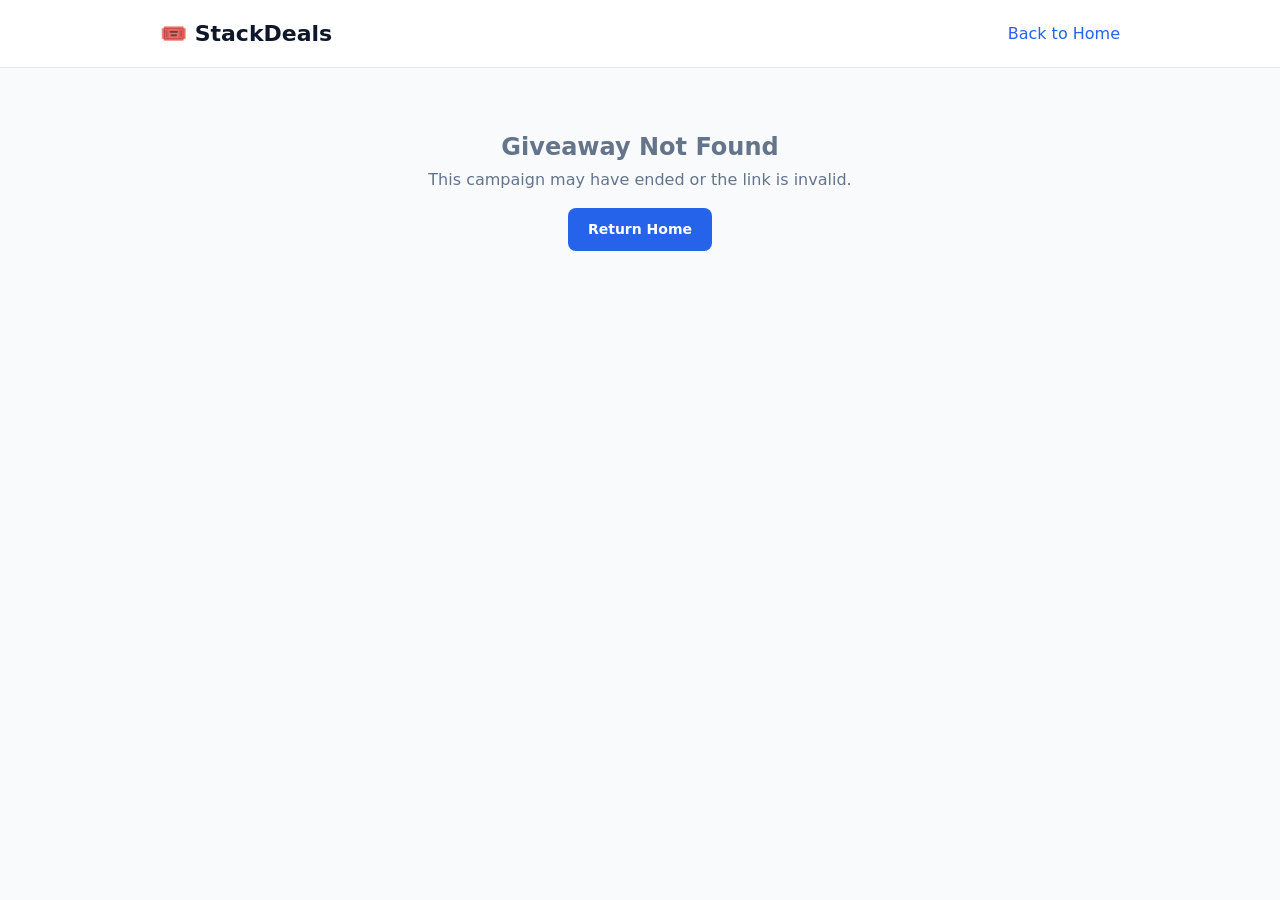
<file: giveaway.html>
<!DOCTYPE html>
<html lang="en">
<head>
  <meta charset="UTF-8">
  <meta name="viewport" content="width=device-width, initial-scale=1.0">
  <title>Giveaway Details | StackDeals</title>
  <meta name="description" content="Enter this StackDeals giveaway for free, complete bonus tasks, and win.">
  <link rel="icon" href="data:image/svg+xml,<svg xmlns='http://www.w3.org/2000/svg' viewBox='0 0 100 100'><text y='.9em' font-size='90'>🎟️</text></svg>">
  <style>
    :root { --bg: #f8fafc; --card: #ffffff; --line: #e2e8f0; --text: #0f172a; --muted: #64748b; --primary: #2563eb; --radius: 12px; }
    * { box-sizing: border-box; margin: 0; padding: 0; }
    body { background: var(--bg); color: var(--text); font-family: system-ui, -apple-system, sans-serif; line-height: 1.6; }
    a { color: var(--primary); text-decoration: none; }
    a:hover { text-decoration: underline; }
    .container { max-width: 1000px; margin: 0 auto; padding: 0 20px; }
    header { background: var(--card); border-bottom: 1px solid var(--line); padding: 16px 0; }
    .nav-wrap { display: flex; justify-content: space-between; align-items: center; }
    .logo { font-size: 22px; font-weight: 800; color: var(--text); text-decoration: none; }
    .layout { display: grid; grid-template-columns: 1fr 400px; gap: 40px; padding: 40px 0; }
    @media (max-width: 800px) { .layout { grid-template-columns: 1fr; } }
    .campaign-info h1 { font-size: 32px; font-weight: 800; margin-bottom: 12px; }
    .prize-box { background: #eff6ff; border: 1px solid #bfdbfe; border-radius: var(--radius); padding: 20px; margin: 24px 0; }
    .prize-box h3 { color: var(--primary); font-size: 18px; margin-bottom: 8px; }
    .countdown-strip { display: flex; gap: 12px; margin: 24px 0; }
    .countdown-unit { background: var(--card); border: 1px solid var(--line); padding: 12px; border-radius: 8px; text-align: center; min-width: 70px; }
    .countdown-unit span { display: block; font-size: 24px; font-weight: 800; color: var(--text); }
    .countdown-unit small { font-size: 11px; color: var(--muted); text-transform: uppercase; }
    .rules-list { margin: 24px 0; padding-left: 20px; color: var(--muted); }
    .rules-list li { margin-bottom: 8px; }
    .widget-sticky { position: sticky; top: 100px; }
    .loading-state { text-align: center; padding: 60px 20px; color: var(--muted); }
    .btn { display: inline-block; padding: 10px 20px; background: var(--primary); color: #fff; border-radius: 8px; font-size: 14px; font-weight: 700; text-decoration: none; }
    .btn:hover { background: #1d4ed8; text-decoration: none; }
    .custom-actions-box { background: #f0fdf4; border: 1px solid #86efac; border-radius: var(--radius); padding: 20px; margin: 24px 0; }
    .custom-actions-box h3 { color: #166534; font-size: 18px; margin-bottom: 12px; }
    .custom-action-item { display: flex; justify-content: space-between; align-items: center; padding: 12px 0; border-bottom: 1px solid #bbf7d0; }
    .custom-action-item:last-child { border-bottom: none; }
    .custom-action-item span { font-size: 15px; color: var(--text); }
    .offerwall-box { background: #fef3c7; border: 1px solid #fde68a; border-radius: var(--radius); padding: 20px; margin: 24px 0; }
    .offerwall-box h3 { color: #92400e; font-size: 18px; margin-bottom: 8px; }
    .offerwall-box p { font-size: 15px; color: var(--text); margin-bottom: 12px; }
  </style>
</head>
<body>
  <header>
    <div class="container nav-wrap">
      <a href="/" class="logo">🎟️ StackDeals</a>
      <nav><a href="/">Back to Home</a></nav>
    </div>
  </header>

  <main class="container">
    <div id="loading" class="loading-state">Loading giveaway details...</div>
    
    <div id="content" class="layout" style="display: none;">
      <div class="campaign-info">
        <h1 id="c-title">Giveaway Title</h1>
        <p style="color: var(--muted); font-size: 16px;">Official entry page. No purchase necessary. Open to residents of US, UK, and CA (18+).</p>
        
        <div class="prize-box">
          <h3>🎁 Grand Prize</h3>
          <p id="c-prize" style="font-size: 18px; font-weight: 600; color: var(--text);">Prize Description</p>
          <p style="margin-top: 8px; font-size: 14px; color: var(--muted);"><span id="c-winners">1</span> winner(s) will be selected via a transparent, weighted random draw.</p>
        </div>

        <div id="custom-actions-container"></div>
        <div id="offerwall-container"></div>

        <h3>⏰ Time Remaining</h3>
        <div class="countdown-strip">
          <div class="countdown-unit"><span id="cd-d">00</span><small>Days</small></div>
          <div class="countdown-unit"><span id="cd-h">00</span><small>Hours</small></div>
          <div class="countdown-unit"><span id="cd-m">00</span><small>Mins</small></div>
          <div class="countdown-unit"><span id="cd-s">00</span><small>Secs</small></div>
        </div>

        <h3>📜 How to Enter & Win</h3>
        <div id="c-instructions" class="rules-list">
          <ul>
            <li><strong>Step 1:</strong> Enter your email in the widget on the right and verify it (grants 1 base entry).</li>
            <li><strong>Step 2:</strong> Use the widget to claim your daily check-in bonus (+5 entries).</li>
            <li><strong>Step 3:</strong> Complete 60-second bonus tasks or refer friends to stack your entries up to the fair-play cap.</li>
            <li><strong>Step 4:</strong> Winners are drawn automatically when the timer hits zero and contacted via email within 48 hours.</li>
          </ul>
        </div>
        <p style="font-size: 13px; color: var(--muted); margin-top: 24px;">
          Full terms apply. See our <a href="/contest-rules.html">Official Rules</a> and <a href="/privacy.html">Privacy Policy</a>.
        </p>
      </div>

      <div class="widget-sticky">
        <div id="stackdeals-widget"></div>
      </div>
    </div>

    <div id="error" class="loading-state" style="display: none;">
      <h2>Giveaway Not Found</h2>
      <p>This campaign may have ended or the link is invalid.</p>
      <a href="/" class="btn" style="margin-top:16px;">Return Home</a>
    </div>
  </main>

  <script src="/js/widget.js"></script>
  <script>
    (function() {
      const params = new URLSearchParams(window.location.search);
      const campaignId = params.get('id');
      
      if (!campaignId) {
        document.getElementById('loading').style.display = 'none';
        document.getElementById('error').style.display = 'block';
        return;
      }

      function esc(s) { 
        return String(s == null ? '' : s).replace(/[&<>"']/g, (c) => ({ '&': '&amp;', '<': '&lt;', '>': '&gt;', '"': '&quot;', "'": '&#39;' }[c])); 
      }

      async function loadCampaign() {
        try {
          const res = await fetch(`/api/campaign?id=${encodeURIComponent(campaignId)}`);
          const data = await res.json();
          
          if (!data.ok || !data.campaign) {
            document.getElementById('loading').style.display = 'none';
            document.getElementById('error').style.display = 'block';
            return;
          }

          const c = data.campaign;
          document.getElementById('c-title').textContent = c.title;
          document.getElementById('c-prize').textContent = c.prize || 'Mystery Prize';
          document.getElementById('c-winners').textContent = c.winners || 1;
          
          if (c.custom_instructions && c.custom_instructions.trim() !== '') {
            document.getElementById('c-instructions').innerHTML = c.custom_instructions;
          }

          // Render custom actions (multiple)
          let actions = [];
          try { actions = JSON.parse(c.custom_actions || '[]'); } catch (e) {}
          
          if (actions.length > 0) {
            const container = document.getElementById('custom-actions-container');
            container.innerHTML = `
              <div class="custom-actions-box">
                <h3>🎯 Bonus Actions</h3>
                ${actions.map(a => `
                  <div class="custom-action-item">
                    <span>${esc(a.title)}</span>
                    <a href="${esc(a.link)}" target="_blank" rel="noopener" class="btn">Take Action →</a>
                  </div>
                `).join('')}
              </div>
            `;
          }

          // Render offerwall box if enabled
          if (c.show_offerwall !== 0) {
            const container = document.getElementById('offerwall-container');
            container.innerHTML = `
              <div class="offerwall-box">
                <h3>⚡ Bonus Tasks (60–90 sec each)</h3>
                <p>Complete fast tasks to earn +50 to +300 entries each. Tasks are matched to your device and credit automatically.</p>
                <a href="#" id="offerwall-btn" class="btn">Earn Bonus Entries →</a>
              </div>
            `;
            
            document.getElementById('offerwall-btn').addEventListener('click', async (e) => {
              e.preventDefault();
              const btn = e.target;
              btn.textContent = 'Opening...';
              btn.style.opacity = '0.6';
              
              try {
                const session = localStorage.getItem('sd_session');
                if (!session) {
                  alert('Please sign up first to access bonus tasks.');
                  btn.textContent = 'Earn Bonus Entries →';
                  btn.style.opacity = '1';
                  return;
                }
                
                const res = await fetch(`/api/offerwall-link?session=${encodeURIComponent(session)}`);
                const data = await res.json();
                
                if (data.ok && data.url) {
                  window.open(data.url, '_blank', 'noopener');
                } else {
                  alert(data.error || 'Could not open bonus tasks. Please try again.');
                }
              } catch (err) {
                alert('Network error. Please try again.');
              }
              
              btn.textContent = 'Earn Bonus Entries →';
              btn.style.opacity = '1';
            });
          }
          
          document.getElementById('loading').style.display = 'none';
          document.getElementById('content').style.display = 'grid';

          const endsAt = c.ends_at * 1000;
          function tick() {
            const diff = Math.max(0, endsAt - Date.now());
            const d = Math.floor(diff / (1000 * 60 * 60 * 24));
            const h = Math.floor((diff % (1000 * 60 * 60 * 24)) / (1000 * 60 * 60));
            const m = Math.floor((diff % (1000 * 60 * 60)) / (1000 * 60));
            const s = Math.floor((diff % (1000 * 60)) / 1000);
            document.getElementById('cd-d').textContent = String(d).padStart(2, '0');
            document.getElementById('cd-h').textContent = String(h).padStart(2, '0');
            document.getElementById('cd-m').textContent = String(m).padStart(2, '0');
            document.getElementById('cd-s').textContent = String(s).padStart(2, '0');
          }
          tick();
          setInterval(tick, 1000);

        } catch (e) {
          console.error(e);
          document.getElementById('loading').style.display = 'none';
          document.getElementById('error').style.display = 'block';
        }
      }

      loadCampaign();
    })();
  </script>
</body>
</html>
</file>
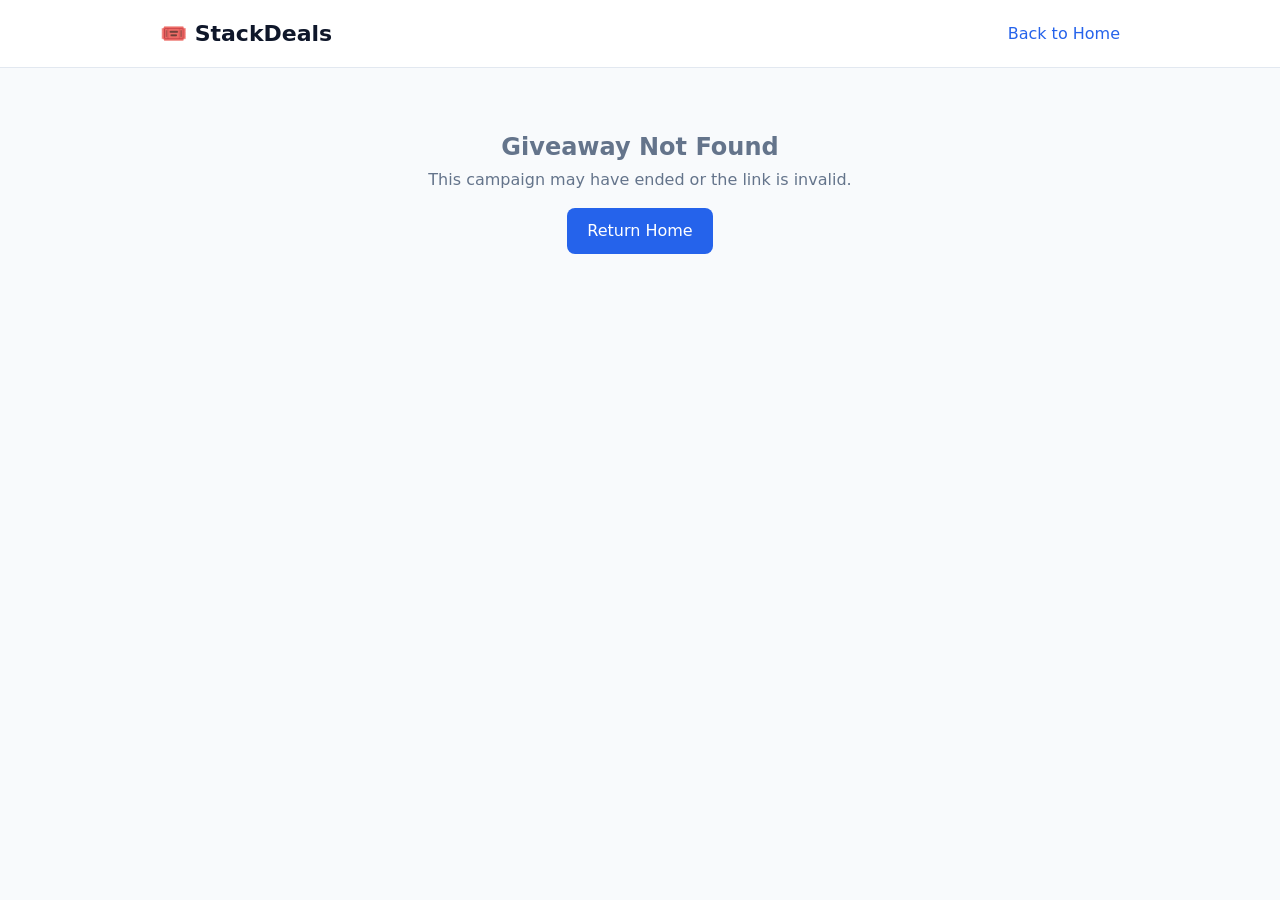
<file: giveaway.html.html>
<!DOCTYPE html>
<html lang="en">
<head>
  <meta charset="UTF-8">
  <meta name="viewport" content="width=device-width, initial-scale=1.0">
  <title>Giveaway Details | StackDeals</title>
  <meta name="description" content="Enter this StackDeals giveaway for free, complete bonus tasks, and win.">
  <link rel="icon" href="data:image/svg+xml,<svg xmlns='http://www.w3.org/2000/svg' viewBox='0 0 100 100'><text y='.9em' font-size='90'>🎟️</text></svg>">
  <style>
    :root { --bg: #f8fafc; --card: #ffffff; --line: #e2e8f0; --text: #0f172a; --muted: #64748b; --primary: #2563eb; --radius: 12px; }
    * { box-sizing: border-box; margin: 0; padding: 0; }
    body { background: var(--bg); color: var(--text); font-family: system-ui, -apple-system, sans-serif; line-height: 1.6; }
    a { color: var(--primary); text-decoration: none; }
    a:hover { text-decoration: underline; }
    .container { max-width: 1000px; margin: 0 auto; padding: 0 20px; }
    
    header { background: var(--card); border-bottom: 1px solid var(--line); padding: 16px 0; }
    .nav-wrap { display: flex; justify-content: space-between; align-items: center; }
    .logo { font-size: 22px; font-weight: 800; color: var(--text); text-decoration: none; }
    
    .layout { display: grid; grid-template-columns: 1fr 400px; gap: 40px; padding: 40px 0; }
    @media (max-width: 800px) { .layout { grid-template-columns: 1fr; } }
    
    .campaign-info h1 { font-size: 32px; font-weight: 800; margin-bottom: 12px; }
    .prize-box { background: #eff6ff; border: 1px solid #bfdbfe; border-radius: var(--radius); padding: 20px; margin: 24px 0; }
    .prize-box h3 { color: var(--primary); font-size: 18px; margin-bottom: 8px; }
    .countdown-strip { display: flex; gap: 12px; margin: 24px 0; }
    .countdown-unit { background: var(--card); border: 1px solid var(--line); padding: 12px; border-radius: 8px; text-align: center; min-width: 70px; }
    .countdown-unit span { display: block; font-size: 24px; font-weight: 800; color: var(--text); }
    .countdown-unit small { font-size: 11px; color: var(--muted); text-transform: uppercase; }
    
    .rules-list { margin: 24px 0; padding-left: 20px; color: var(--muted); }
    .rules-list li { margin-bottom: 8px; }
    
    .widget-sticky { position: sticky; top: 100px; }
    .loading-state { text-align: center; padding: 60px 20px; color: var(--muted); }
  </style>
</head>
<body>
  <header>
    <div class="container nav-wrap">
      <a href="/" class="logo">🎟️ StackDeals</a>
      <nav>
        <a href="/">Back to Home</a>
      </nav>
    </div>
  </header>

  <main class="container">
    <div id="loading" class="loading-state">Loading giveaway details...</div>
    
    <div id="content" class="layout" style="display: none;">
      <!-- Left: Campaign Details -->
      <div class="campaign-info">
        <h1 id="c-title">Giveaway Title</h1>
        <p style="color: var(--muted); font-size: 16px;">Official entry page. No purchase necessary. Open to residents of US, UK, and CA (18+).</p>
        
        <div class="prize-box">
          <h3>🎁 Grand Prize</h3>
          <p id="c-prize" style="font-size: 18px; font-weight: 600; color: var(--text);">Prize Description</p>
          <p style="margin-top: 8px; font-size: 14px; color: var(--muted);"><span id="c-winners">1</span> winner(s) will be selected via a transparent, weighted random draw.</p>
        </div>

        <h3>⏰ Time Remaining</h3>
        <div class="countdown-strip">
          <div class="countdown-unit"><span id="cd-d">00</span><small>Days</small></div>
          <div class="countdown-unit"><span id="cd-h">00</span><small>Hours</small></div>
          <div class="countdown-unit"><span id="cd-m">00</span><small>Mins</small></div>
          <div class="countdown-unit"><span id="cd-s">00</span><small>Secs</small></div>
        </div>

        <h3>📜 How to Enter & Win</h3>
        <ul class="rules-list">
          <li><strong>Step 1:</strong> Enter your email in the widget on the right and verify it (grants 1 base entry).</li>
          <li><strong>Step 2:</strong> Use the widget to claim your daily check-in bonus (+5 entries).</li>
          <li><strong>Step 3:</strong> Complete 60-second bonus tasks or refer friends to stack your entries up to the fair-play cap.</li>
          <li><strong>Step 4:</strong> Winners are drawn automatically when the timer hits zero and contacted via email within 48 hours.</li>
        </ul>
        <p style="font-size: 13px; color: var(--muted); margin-top: 24px;">
          Full terms apply. See our <a href="/contest-rules.html">Official Rules</a> and <a href="/privacy.html">Privacy Policy</a>.
       .
      </div>

      <!-- Right: The Widget -->
      <div class="widget-sticky">
        <div id="stackdeals-widget"></div>
      </div>
    </div>

    <div id="error" class="loading-state" style="display: none;">
      <h2>Giveaway Not Found</h2>
      <p>This campaign may have ended or the link is invalid.</p>
      <a href="/" class="btn" style="display:inline-block; margin-top:16px; padding:10px 20px; background:var(--primary); color:#fff; border-radius:8px;">Return Home</a>
    </div>
  </main>

  <!-- Scripts -->
  <script src="/js/widget.js"></script>
  <script>
    (function() {
      const params = new URLSearchParams(window.location.search);
      const campaignId = params.get('id');
      
      if (!campaignId) {
        document.getElementById('loading').style.display = 'none';
        document.getElementById('error').style.display = 'block';
        return;
      }

      async function loadCampaign() {
        try {
          const res = await fetch(`/api/campaign?id=${encodeURIComponent(campaignId)}`);
          const data = await res.json();
          
          if (!data.ok || !data.campaign) {
            document.getElementById('loading').style.display = 'none';
            document.getElementById('error').style.display = 'block';
            return;
          }

          const c = data.campaign;
          document.getElementById('c-title').textContent = c.title;
          document.getElementById('c-prize').textContent = c.prize || 'Mystery Prize';
          document.getElementById('c-winners').textContent = c.winners || 1;
          
          document.getElementById('loading').style.display = 'none';
          document.getElementById('content').style.display = 'grid';

          // Start Countdown
          const endsAt = c.ends_at * 1000;
          function tick() {
            const diff = Math.max(0, endsAt - Date.now());
            const d = Math.floor(diff / (1000 * 60 * 60 * 24));
            const h = Math.floor((diff % (1000 * 60 * 60 * 24)) / (1000 * 60 * 60));
            const m = Math.floor((diff % (1000 * 60 * 60)) / (1000 * 60));
            const s = Math.floor((diff % (1000 * 60)) / 1000);
            document.getElementById('cd-d').textContent = String(d).padStart(2, '0');
            document.getElementById('cd-h').textContent = String(h).padStart(2, '0');
            document.getElementById('cd-m').textContent = String(m).padStart(2, '0');
            document.getElementById('cd-s').textContent = String(s).padStart(2, '0');
          }
          tick();
          setInterval(tick, 1000);

        } catch (e) {
          console.error(e);
          document.getElementById('loading').style.display = 'none';
          document.getElementById('error').style.display = 'block';
        }
      }
      loadCampaign();
    })();
  </script>
</body>
</html>
</file>
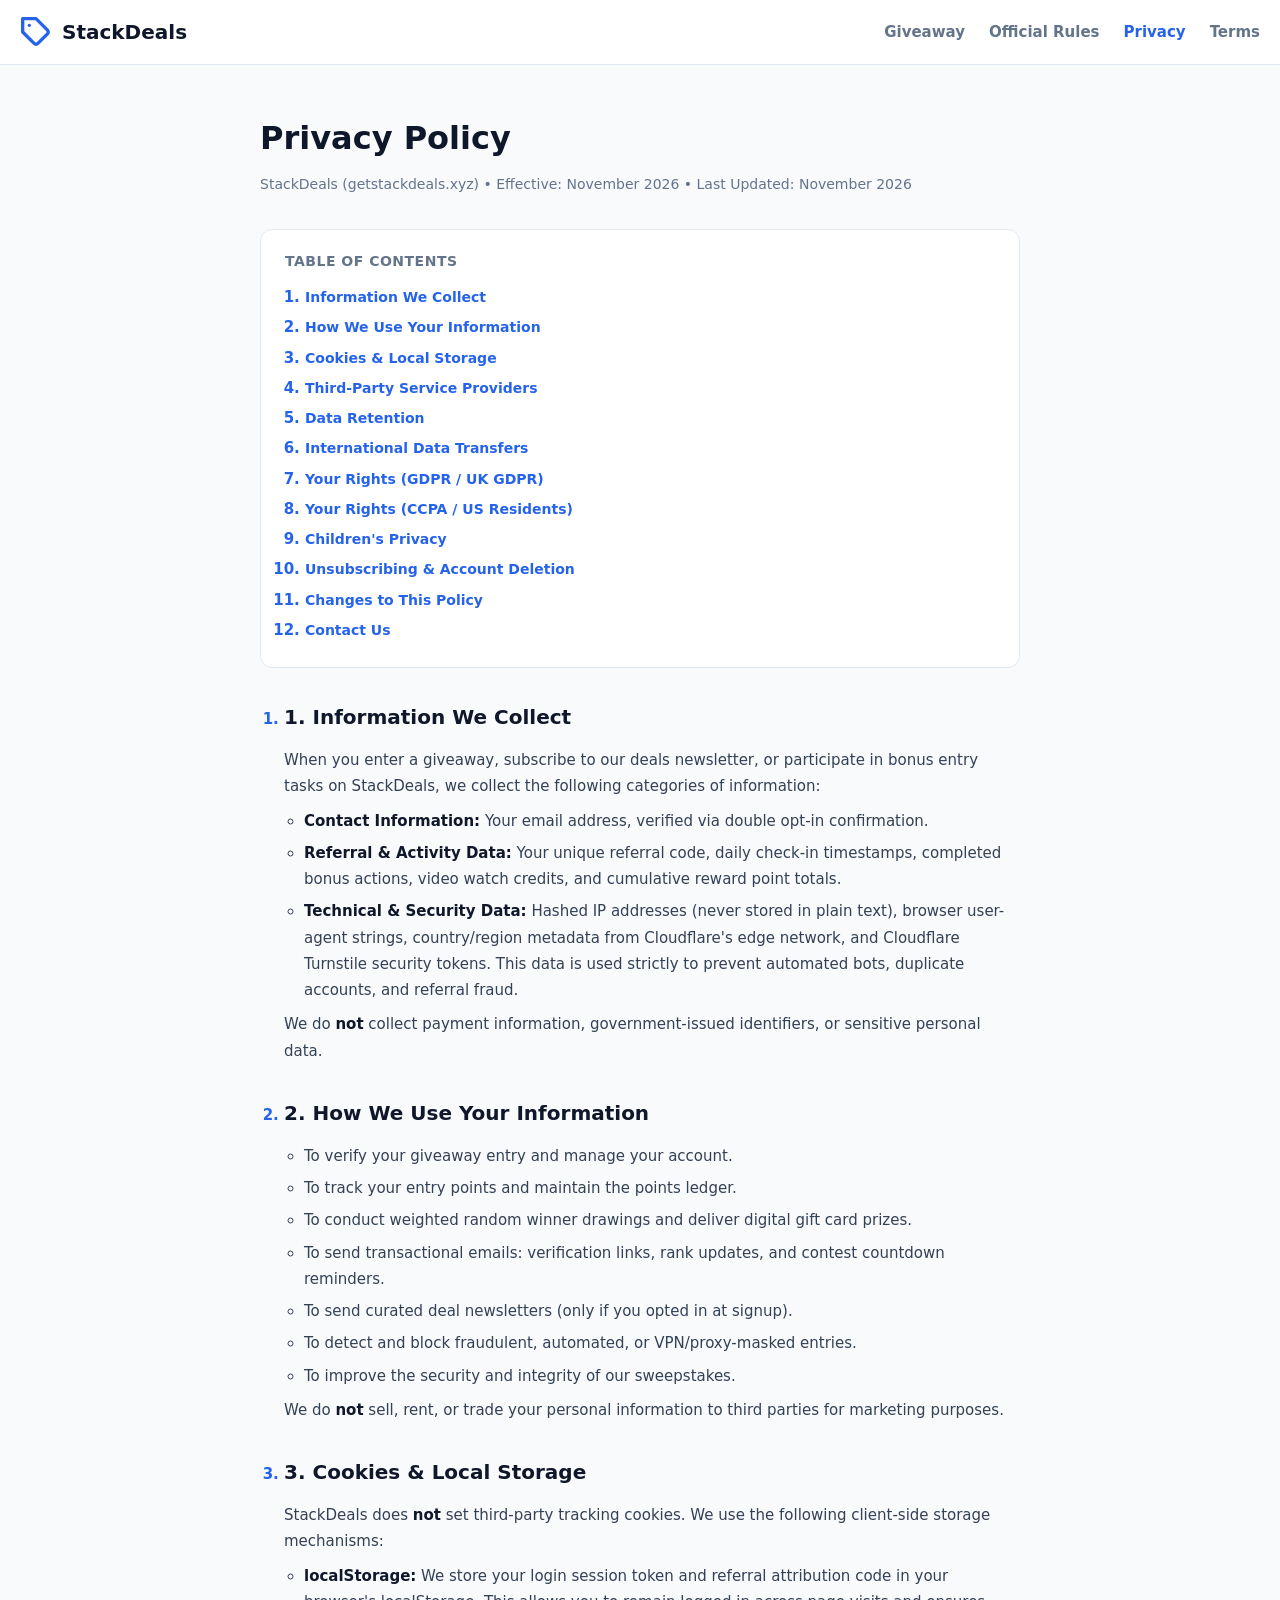
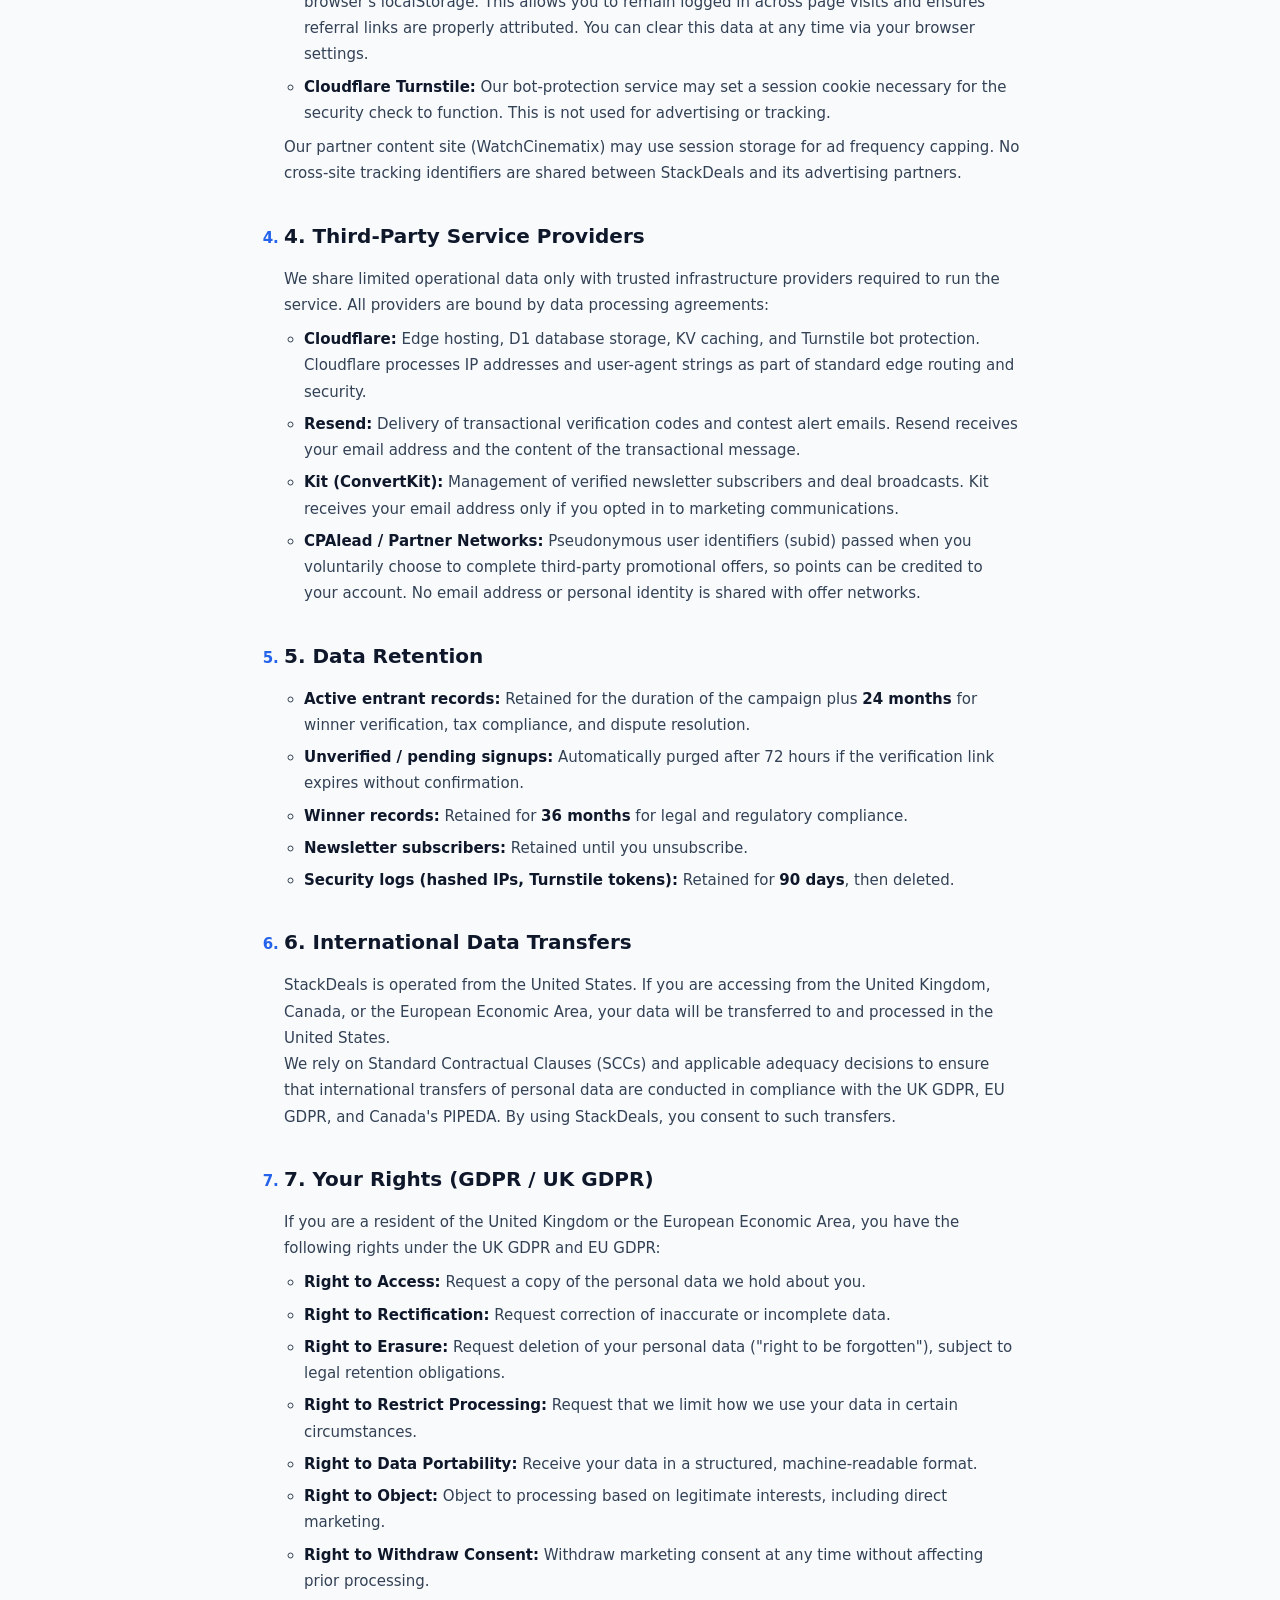
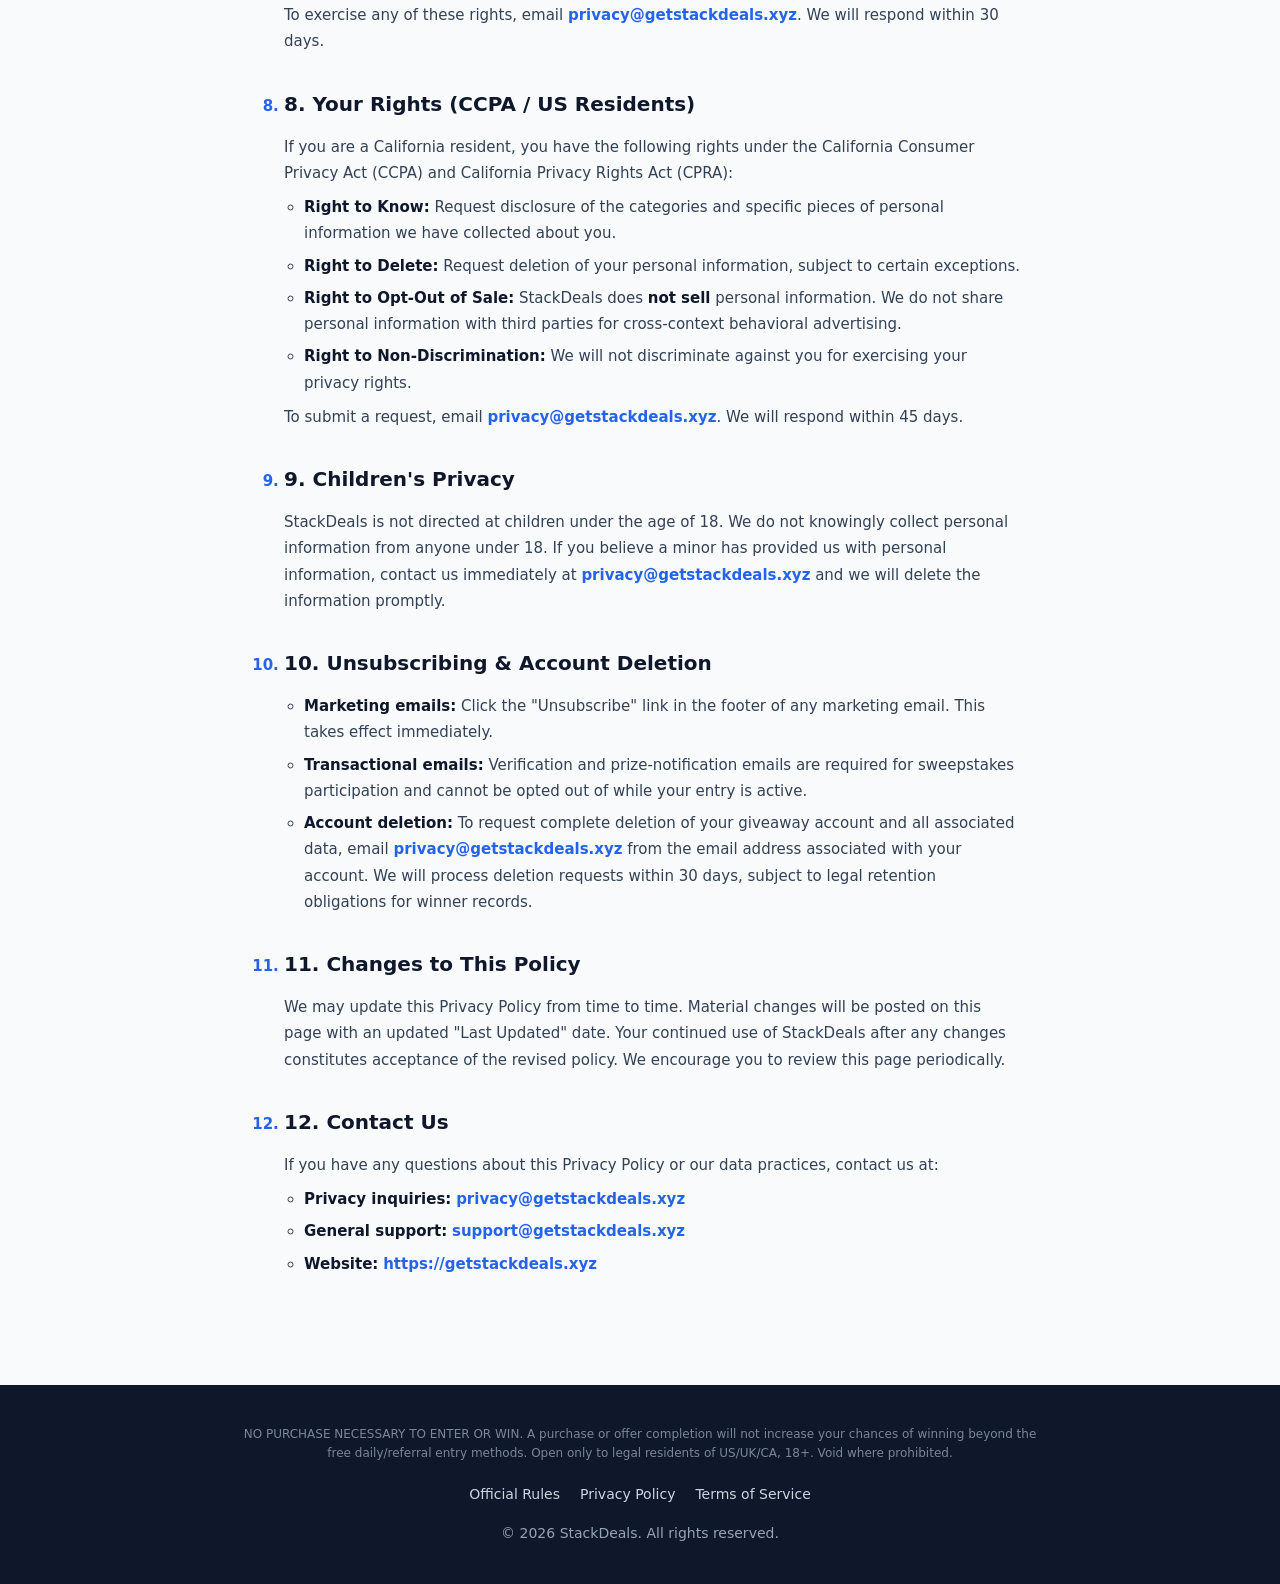
<file: privacy.html>
<!DOCTYPE html>
<html lang="en">
<head>
  <meta charset="utf-8">
  <meta name="viewport" content="width=device-width, initial-scale=1">
  <title>Privacy Policy | StackDeals</title>
  <meta name="description" content="StackDeals Privacy Policy. How we collect, use, and protect your data.">
  <meta name="robots" content="INDEX,FOLLOW">
  <link rel="icon" href="data:image/svg+xml,<svg xmlns='http://www.w3.org/2000/svg' viewBox='0 0 100 100'><text y='.9em' font-size='90'>🎟️</text></svg>">
  <link rel="stylesheet" href="/css/style.css">
  <style>
    .legal-page { max-width: 800px; margin: 0 auto; padding: 48px 20px 80px; }
    .legal-page h1 { font-size: 32px; font-weight: 800; margin-bottom: 8px; color: var(--text); }
    .legal-page .legal-sub { color: var(--text-muted); font-size: 14px; margin-bottom: 32px; }
    .legal-page h2 { font-size: 20px; font-weight: 700; margin: 32px 0 12px; color: var(--text); }
    .legal-page p, .legal-page li { font-size: 15px; color: #334155; line-height: 1.75; }
    .legal-page ol { padding-left: 24px; }
    .legal-page ol > li { margin-bottom: 28px; }
    .legal-page ol > li::marker { font-weight: 800; color: var(--primary); }
    .legal-page ul { padding-left: 20px; margin: 8px 0; }
    .legal-page ul li { margin-bottom: 6px; }
    .legal-page strong { color: var(--text); }
    .legal-page a { color: var(--primary); }
    .legal-page .section-anchor { scroll-margin-top: 80px; }
    .legal-page .toc { background: var(--card); border: 1px solid var(--border); border-radius: var(--radius); padding: 20px 24px; margin-bottom: 32px; }
    .legal-page .toc h3 { font-size: 14px; font-weight: 700; text-transform: uppercase; letter-spacing: 0.5px; color: var(--text-muted); margin-bottom: 12px; }
    .legal-page .toc ol { padding-left: 20px; }
    .legal-page .toc li { margin-bottom: 4px; }
    .legal-page .toc a { font-size: 14px; color: var(--primary); text-decoration: none; }
    .legal-page .toc a:hover { text-decoration: underline; }
  </style>
</head>
<body>
  <header class="site-header">
    <a href="/" class="logo">
      <svg viewBox="0 0 24 24" fill="none" stroke="currentColor" stroke-width="2.5" stroke-linecap="round" stroke-linejoin="round" style="color:var(--primary)"><path d="M20.59 13.41l-7.17 7.17a2 2 0 0 1-2.83 0L2 12V2h10l8.59 8.59a2 2 0 0 1 0 2.82z"></path><line x1="7" y1="7" x2="7.01" y2="7"></line></svg>
      StackDeals
    </a>
    <nav>
      <a href="/">Giveaway</a>
      <a href="/contest-rules.html">Official Rules</a>
      <a href="/privacy.html" style="color:var(--primary)">Privacy</a>
      <a href="/terms.html">Terms</a>
    </nav>
  </header>

  <main class="legal-page">
    <h1>Privacy Policy</h1>
    <p class="legal-sub">StackDeals (getstackdeals.xyz) &bull; Effective: November 2026 &bull; Last Updated: November 2026</p>

    <div class="toc">
      <h3>Table of Contents</h3>
      <ol>
        <li><a href="#p1">Information We Collect</a></li>
        <li><a href="#p2">How We Use Your Information</a></li>
        <li><a href="#p3">Cookies &amp; Local Storage</a></li>
        <li><a href="#p4">Third-Party Service Providers</a></li>
        <li><a href="#p5">Data Retention</a></li>
        <li><a href="#p6">International Data Transfers</a></li>
        <li><a href="#p7">Your Rights (GDPR / UK GDPR)</a></li>
        <li><a href="#p8">Your Rights (CCPA / US Residents)</a></li>
        <li><a href="#p9">Children's Privacy</a></li>
        <li><a href="#p10">Unsubscribing &amp; Account Deletion</a></li>
        <li><a href="#p11">Changes to This Policy</a></li>
        <li><a href="#p12">Contact Us</a></li>
      </ol>
    </div>

    <ol>
      <li class="section-anchor" id="p1">
        <h2>1. Information We Collect</h2>
        <p>When you enter a giveaway, subscribe to our deals newsletter, or participate in bonus entry tasks on StackDeals, we collect the following categories of information:</p>
        <ul>
          <li><strong>Contact Information:</strong> Your email address, verified via double opt-in confirmation.</li>
          <li><strong>Referral &amp; Activity Data:</strong> Your unique referral code, daily check-in timestamps, completed bonus actions, video watch credits, and cumulative reward point totals.</li>
          <li><strong>Technical &amp; Security Data:</strong> Hashed IP addresses (never stored in plain text), browser user-agent strings, country/region metadata from Cloudflare's edge network, and Cloudflare Turnstile security tokens. This data is used strictly to prevent automated bots, duplicate accounts, and referral fraud.</li>
        </ul>
        <p>We do <strong>not</strong> collect payment information, government-issued identifiers, or sensitive personal data.</p>
      </li>

      <li class="section-anchor" id="p2">
        <h2>2. How We Use Your Information</h2>
        <ul>
          <li>To verify your giveaway entry and manage your account.</li>
          <li>To track your entry points and maintain the points ledger.</li>
          <li>To conduct weighted random winner drawings and deliver digital gift card prizes.</li>
          <li>To send transactional emails: verification links, rank updates, and contest countdown reminders.</li>
          <li>To send curated deal newsletters (only if you opted in at signup).</li>
          <li>To detect and block fraudulent, automated, or VPN/proxy-masked entries.</li>
          <li>To improve the security and integrity of our sweepstakes.</li>
        </ul>
        <p>We do <strong>not</strong> sell, rent, or trade your personal information to third parties for marketing purposes.</p>
      </li>

      <li class="section-anchor" id="p3">
        <h2>3. Cookies &amp; Local Storage</h2>
        <p>StackDeals does <strong>not</strong> set third-party tracking cookies. We use the following client-side storage mechanisms:</p>
        <ul>
          <li><strong>localStorage:</strong> We store your login session token and referral attribution code in your browser's localStorage. This allows you to remain logged in across page visits and ensures referral links are properly attributed. You can clear this data at any time via your browser settings.</li>
          <li><strong>Cloudflare Turnstile:</strong> Our bot-protection service may set a session cookie necessary for the security check to function. This is not used for advertising or tracking.</li>
        </ul>
        <p>Our partner content site (WatchCinematix) may use session storage for ad frequency capping. No cross-site tracking identifiers are shared between StackDeals and its advertising partners.</p>
      </li>

      <li class="section-anchor" id="p4">
        <h2>4. Third-Party Service Providers</h2>
        <p>We share limited operational data only with trusted infrastructure providers required to run the service. All providers are bound by data processing agreements:</p>
        <ul>
          <li><strong>Cloudflare:</strong> Edge hosting, D1 database storage, KV caching, and Turnstile bot protection. Cloudflare processes IP addresses and user-agent strings as part of standard edge routing and security.</li>
          <li><strong>Resend:</strong> Delivery of transactional verification codes and contest alert emails. Resend receives your email address and the content of the transactional message.</li>
          <li><strong>Kit (ConvertKit):</strong> Management of verified newsletter subscribers and deal broadcasts. Kit receives your email address only if you opted in to marketing communications.</li>
          <li><strong>CPAlead / Partner Networks:</strong> Pseudonymous user identifiers (subid) passed when you voluntarily choose to complete third-party promotional offers, so points can be credited to your account. No email address or personal identity is shared with offer networks.</li>
        </ul>
      </li>

      <li class="section-anchor" id="p5">
        <h2>5. Data Retention</h2>
        <ul>
          <li><strong>Active entrant records:</strong> Retained for the duration of the campaign plus <strong>24 months</strong> for winner verification, tax compliance, and dispute resolution.</li>
          <li><strong>Unverified / pending signups:</strong> Automatically purged after 72 hours if the verification link expires without confirmation.</li>
          <li><strong>Winner records:</strong> Retained for <strong>36 months</strong> for legal and regulatory compliance.</li>
          <li><strong>Newsletter subscribers:</strong> Retained until you unsubscribe.</li>
          <li><strong>Security logs (hashed IPs, Turnstile tokens):</strong> Retained for <strong>90 days</strong>, then deleted.</li>
        </ul>
      </li>

      <li class="section-anchor" id="p6">
        <h2>6. International Data Transfers</h2>
        <p>StackDeals is operated from the United States. If you are accessing from the United Kingdom, Canada, or the European Economic Area, your data will be transferred to and processed in the United States.</p>
        <p>We rely on Standard Contractual Clauses (SCCs) and applicable adequacy decisions to ensure that international transfers of personal data are conducted in compliance with the UK GDPR, EU GDPR, and Canada's PIPEDA. By using StackDeals, you consent to such transfers.</p>
      </li>

      <li class="section-anchor" id="p7">
        <h2>7. Your Rights (GDPR / UK GDPR)</h2>
        <p>If you are a resident of the United Kingdom or the European Economic Area, you have the following rights under the UK GDPR and EU GDPR:</p>
        <ul>
          <li><strong>Right to Access:</strong> Request a copy of the personal data we hold about you.</li>
          <li><strong>Right to Rectification:</strong> Request correction of inaccurate or incomplete data.</li>
          <li><strong>Right to Erasure:</strong> Request deletion of your personal data ("right to be forgotten"), subject to legal retention obligations.</li>
          <li><strong>Right to Restrict Processing:</strong> Request that we limit how we use your data in certain circumstances.</li>
          <li><strong>Right to Data Portability:</strong> Receive your data in a structured, machine-readable format.</li>
          <li><strong>Right to Object:</strong> Object to processing based on legitimate interests, including direct marketing.</li>
          <li><strong>Right to Withdraw Consent:</strong> Withdraw marketing consent at any time without affecting prior processing.</li>
        </ul>
        <p>To exercise any of these rights, email <a href="mailto:privacy@getstackdeals.xyz">privacy@getstackdeals.xyz</a>. We will respond within 30 days.</p>
      </li>

      <li class="section-anchor" id="p8">
        <h2>8. Your Rights (CCPA / US Residents)</h2>
        <p>If you are a California resident, you have the following rights under the California Consumer Privacy Act (CCPA) and California Privacy Rights Act (CPRA):</p>
        <ul>
          <li><strong>Right to Know:</strong> Request disclosure of the categories and specific pieces of personal information we have collected about you.</li>
          <li><strong>Right to Delete:</strong> Request deletion of your personal information, subject to certain exceptions.</li>
          <li><strong>Right to Opt-Out of Sale:</strong> StackDeals does <strong>not sell</strong> personal information. We do not share personal information with third parties for cross-context behavioral advertising.</li>
          <li><strong>Right to Non-Discrimination:</strong> We will not discriminate against you for exercising your privacy rights.</li>
        </ul>
        <p>To submit a request, email <a href="mailto:privacy@getstackdeals.xyz">privacy@getstackdeals.xyz</a>. We will respond within 45 days.</p>
      </li>

      <li class="section-anchor" id="p9">
        <h2>9. Children's Privacy</h2>
        <p>StackDeals is not directed at children under the age of 18. We do not knowingly collect personal information from anyone under 18. If you believe a minor has provided us with personal information, contact us immediately at <a href="mailto:privacy@getstackdeals.xyz">privacy@getstackdeals.xyz</a> and we will delete the information promptly.</p>
      </li>

      <li class="section-anchor" id="p10">
        <h2>10. Unsubscribing &amp; Account Deletion</h2>
        <ul>
          <li><strong>Marketing emails:</strong> Click the "Unsubscribe" link in the footer of any marketing email. This takes effect immediately.</li>
          <li><strong>Transactional emails:</strong> Verification and prize-notification emails are required for sweepstakes participation and cannot be opted out of while your entry is active.</li>
          <li><strong>Account deletion:</strong> To request complete deletion of your giveaway account and all associated data, email <a href="mailto:privacy@getstackdeals.xyz">privacy@getstackdeals.xyz</a> from the email address associated with your account. We will process deletion requests within 30 days, subject to legal retention obligations for winner records.</li>
        </ul>
      </li>

      <li class="section-anchor" id="p11">
        <h2>11. Changes to This Policy</h2>
        <p>We may update this Privacy Policy from time to time. Material changes will be posted on this page with an updated "Last Updated" date. Your continued use of StackDeals after any changes constitutes acceptance of the revised policy. We encourage you to review this page periodically.</p>
      </li>

      <li class="section-anchor" id="p12">
        <h2>12. Contact Us</h2>
        <p>If you have any questions about this Privacy Policy or our data practices, contact us at:</p>
        <ul>
          <li><strong>Privacy inquiries:</strong> <a href="mailto:privacy@getstackdeals.xyz">privacy@getstackdeals.xyz</a></li>
          <li><strong>General support:</strong> <a href="mailto:support@getstackdeals.xyz">support@getstackdeals.xyz</a></li>
          <li><strong>Website:</strong> <a href="https://getstackdeals.xyz">https://getstackdeals.xyz</a></li>
        </ul>
      </li>
    </ol>
  </main>

  <footer class="site-footer">
    <div class="disc">
      NO PURCHASE NECESSARY TO ENTER OR WIN. A purchase or offer completion will not increase your chances of winning beyond the free daily/referral entry methods. Open only to legal residents of US/UK/CA, 18+. Void where prohibited.
    </div>
    <div class="legal-links">
      <a href="/contest-rules.html">Official Rules</a>
      <a href="/privacy.html">Privacy Policy</a>
      <a href="/terms.html">Terms of Service</a>
    </div>
    <p>&copy; 2026 StackDeals. All rights reserved.</p>
  </footer>
</body>
</html>
</file>
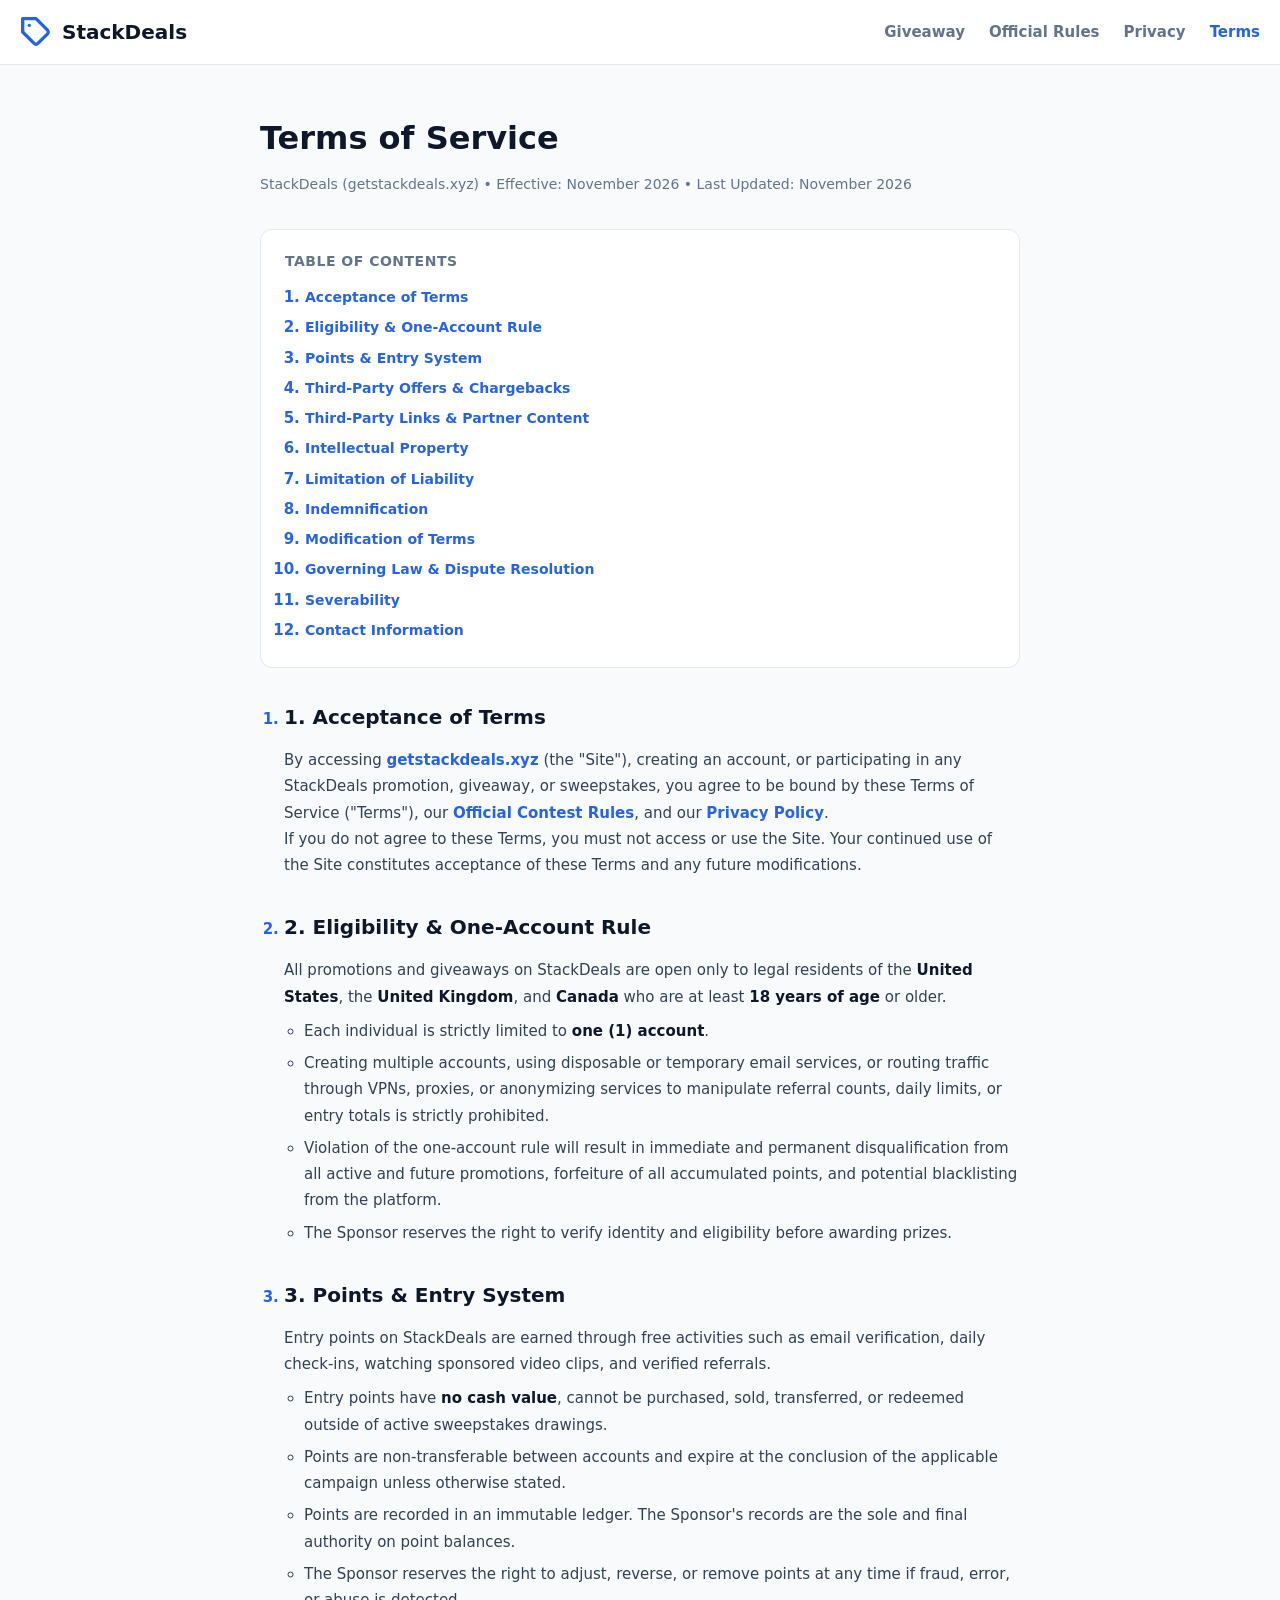
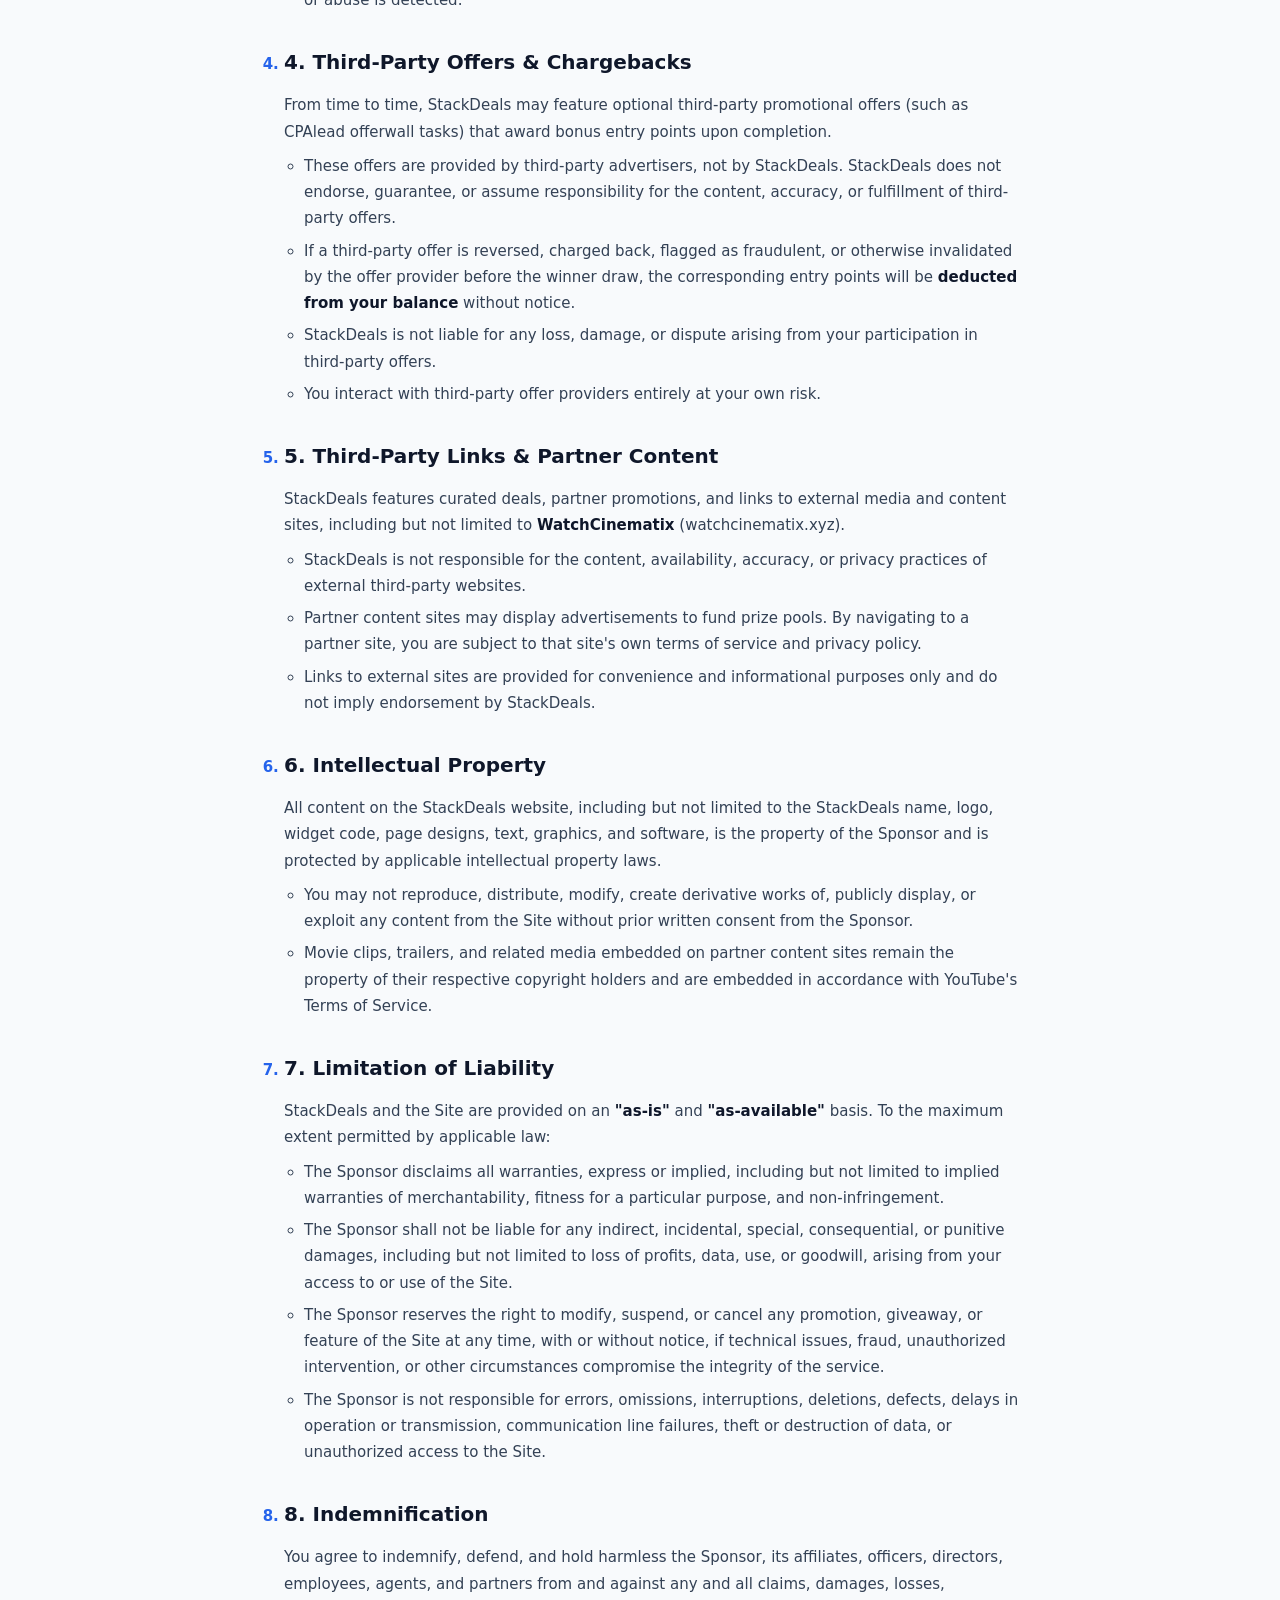
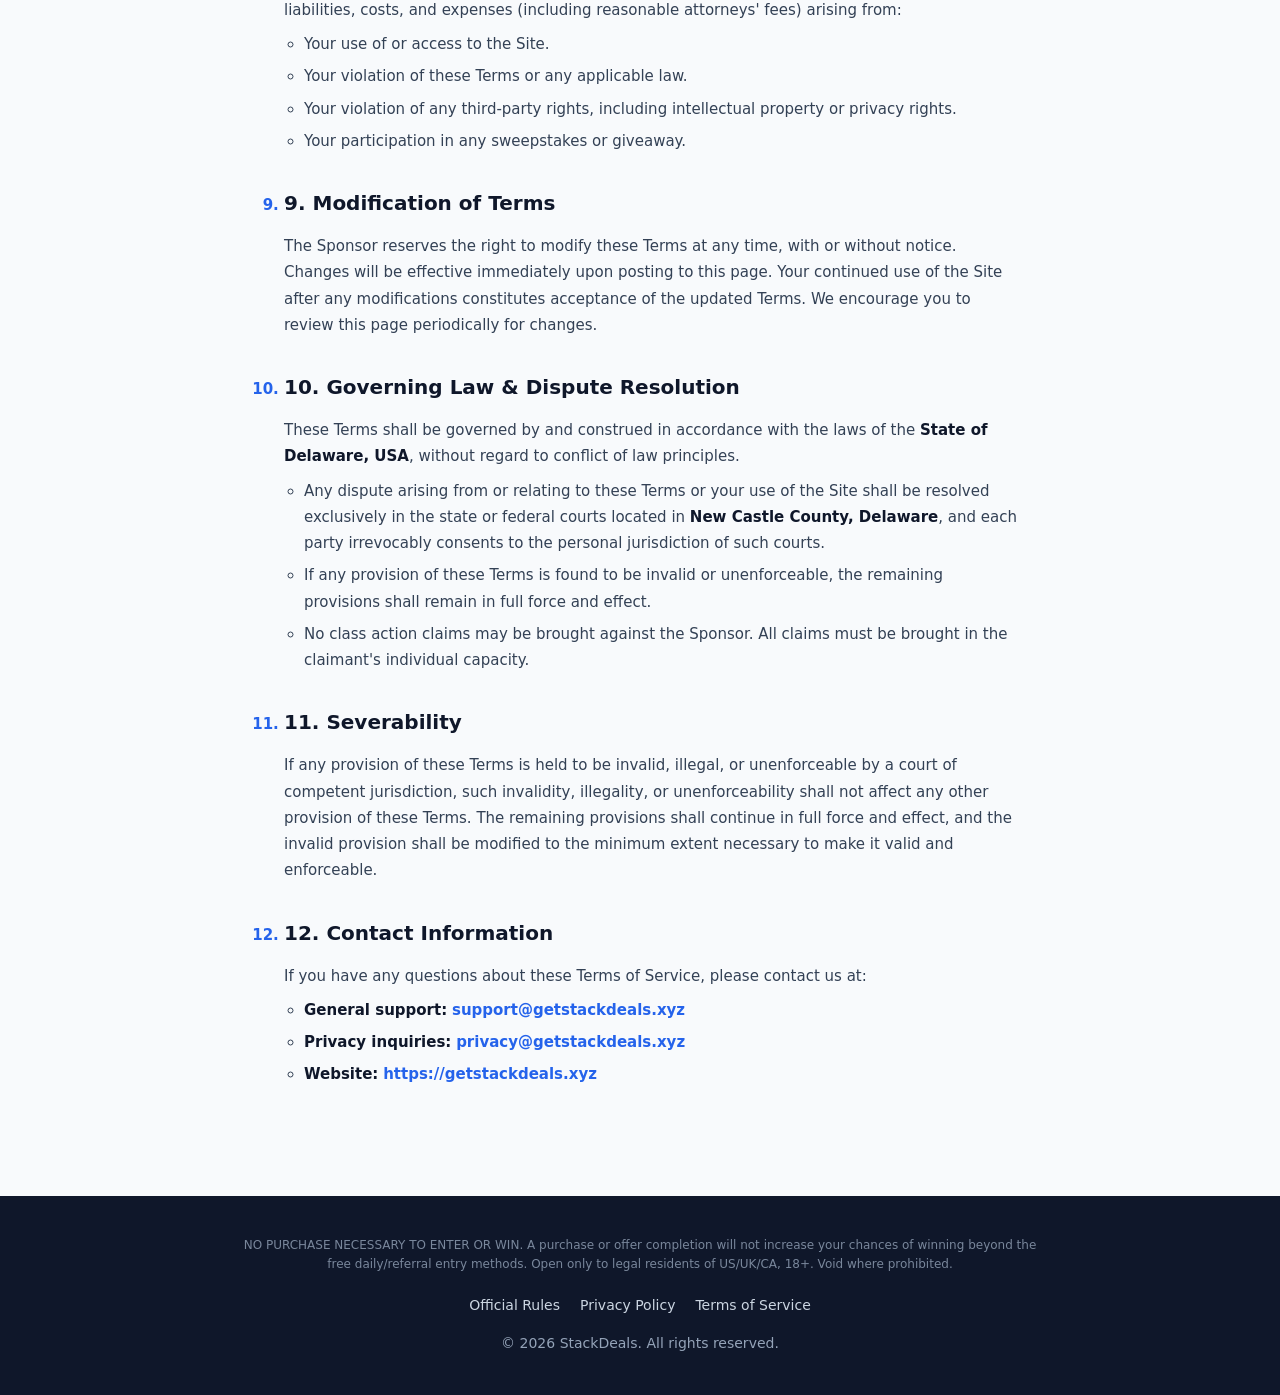
<file: terms.html>
<!DOCTYPE html>
<html lang="en">
<head>
  <meta charset="utf-8">
  <meta name="viewport" content="width=device-width, initial-scale=1">
  <title>Terms of Service | StackDeals</title>
  <meta name="description" content="StackDeals Terms of Service. Rules governing use of the platform.">
  <meta name="robots" content="INDEX,FOLLOW">
  <link rel="icon" href="data:image/svg+xml,<svg xmlns='http://www.w3.org/2000/svg' viewBox='0 0 100 100'><text y='.9em' font-size='90'>🎟️</text></svg>">
  <link rel="stylesheet" href="/css/style.css">
  <style>
    .legal-page { max-width: 800px; margin: 0 auto; padding: 48px 20px 80px; }
    .legal-page h1 { font-size: 32px; font-weight: 800; margin-bottom: 8px; color: var(--text); }
    .legal-page .legal-sub { color: var(--text-muted); font-size: 14px; margin-bottom: 32px; }
    .legal-page h2 { font-size: 20px; font-weight: 700; margin: 32px 0 12px; color: var(--text); }
    .legal-page p, .legal-page li { font-size: 15px; color: #334155; line-height: 1.75; }
    .legal-page ol { padding-left: 24px; }
    .legal-page ol > li { margin-bottom: 28px; }
    .legal-page ol > li::marker { font-weight: 800; color: var(--primary); }
    .legal-page ul { padding-left: 20px; margin: 8px 0; }
    .legal-page ul li { margin-bottom: 6px; }
    .legal-page strong { color: var(--text); }
    .legal-page a { color: var(--primary); }
    .legal-page .section-anchor { scroll-margin-top: 80px; }
    .legal-page .toc { background: var(--card); border: 1px solid var(--border); border-radius: var(--radius); padding: 20px 24px; margin-bottom: 32px; }
    .legal-page .toc h3 { font-size: 14px; font-weight: 700; text-transform: uppercase; letter-spacing: 0.5px; color: var(--text-muted); margin-bottom: 12px; }
    .legal-page .toc ol { padding-left: 20px; }
    .legal-page .toc li { margin-bottom: 4px; }
    .legal-page .toc a { font-size: 14px; color: var(--primary); text-decoration: none; }
    .legal-page .toc a:hover { text-decoration: underline; }
  </style>
</head>
<body>
  <header class="site-header">
    <a href="/" class="logo">
      <svg viewBox="0 0 24 24" fill="none" stroke="currentColor" stroke-width="2.5" stroke-linecap="round" stroke-linejoin="round" style="color:var(--primary)"><path d="M20.59 13.41l-7.17 7.17a2 2 0 0 1-2.83 0L2 12V2h10l8.59 8.59a2 2 0 0 1 0 2.82z"></path><line x1="7" y1="7" x2="7.01" y2="7"></line></svg>
      StackDeals
    </a>
    <nav>
      <a href="/">Giveaway</a>
      <a href="/contest-rules.html">Official Rules</a>
      <a href="/privacy.html">Privacy</a>
      <a href="/terms.html" style="color:var(--primary)">Terms</a>
    </nav>
  </header>

  <main class="legal-page">
    <h1>Terms of Service</h1>
    <p class="legal-sub">StackDeals (getstackdeals.xyz) &bull; Effective: November 2026 &bull; Last Updated: November 2026</p>

    <div class="toc">
      <h3>Table of Contents</h3>
      <ol>
        <li><a href="#t1">Acceptance of Terms</a></li>
        <li><a href="#t2">Eligibility &amp; One-Account Rule</a></li>
        <li><a href="#t3">Points &amp; Entry System</a></li>
        <li><a href="#t4">Third-Party Offers &amp; Chargebacks</a></li>
        <li><a href="#t5">Third-Party Links &amp; Partner Content</a></li>
        <li><a href="#t6">Intellectual Property</a></li>
        <li><a href="#t7">Limitation of Liability</a></li>
        <li><a href="#t8">Indemnification</a></li>
        <li><a href="#t9">Modification of Terms</a></li>
        <li><a href="#t10">Governing Law &amp; Dispute Resolution</a></li>
        <li><a href="#t11">Severability</a></li>
        <li><a href="#t12">Contact Information</a></li>
      </ol>
    </div>

    <ol>
      <li class="section-anchor" id="t1">
        <h2>1. Acceptance of Terms</h2>
        <p>By accessing <a href="https://getstackdeals.xyz" target="_blank" rel="noopener">getstackdeals.xyz</a> (the "Site"), creating an account, or participating in any StackDeals promotion, giveaway, or sweepstakes, you agree to be bound by these Terms of Service ("Terms"), our <a href="/contest-rules.html">Official Contest Rules</a>, and our <a href="/privacy.html">Privacy Policy</a>.</p>
        <p>If you do not agree to these Terms, you must not access or use the Site. Your continued use of the Site constitutes acceptance of these Terms and any future modifications.</p>
      </li>

      <li class="section-anchor" id="t2">
        <h2>2. Eligibility &amp; One-Account Rule</h2>
        <p>All promotions and giveaways on StackDeals are open only to legal residents of the <strong>United States</strong>, the <strong>United Kingdom</strong>, and <strong>Canada</strong> who are at least <strong>18 years of age</strong> or older.</p>
        <ul>
          <li>Each individual is strictly limited to <strong>one (1) account</strong>.</li>
          <li>Creating multiple accounts, using disposable or temporary email services, or routing traffic through VPNs, proxies, or anonymizing services to manipulate referral counts, daily limits, or entry totals is strictly prohibited.</li>
          <li>Violation of the one-account rule will result in immediate and permanent disqualification from all active and future promotions, forfeiture of all accumulated points, and potential blacklisting from the platform.</li>
          <li>The Sponsor reserves the right to verify identity and eligibility before awarding prizes.</li>
        </ul>
      </li>

      <li class="section-anchor" id="t3">
        <h2>3. Points &amp; Entry System</h2>
        <p>Entry points on StackDeals are earned through free activities such as email verification, daily check-ins, watching sponsored video clips, and verified referrals.</p>
        <ul>
          <li>Entry points have <strong>no cash value</strong>, cannot be purchased, sold, transferred, or redeemed outside of active sweepstakes drawings.</li>
          <li>Points are non-transferable between accounts and expire at the conclusion of the applicable campaign unless otherwise stated.</li>
          <li>Points are recorded in an immutable ledger. The Sponsor's records are the sole and final authority on point balances.</li>
          <li>The Sponsor reserves the right to adjust, reverse, or remove points at any time if fraud, error, or abuse is detected.</li>
        </ul>
      </li>

      <li class="section-anchor" id="t4">
        <h2>4. Third-Party Offers &amp; Chargebacks</h2>
        <p>From time to time, StackDeals may feature optional third-party promotional offers (such as CPAlead offerwall tasks) that award bonus entry points upon completion.</p>
        <ul>
          <li>These offers are provided by third-party advertisers, not by StackDeals. StackDeals does not endorse, guarantee, or assume responsibility for the content, accuracy, or fulfillment of third-party offers.</li>
          <li>If a third-party offer is reversed, charged back, flagged as fraudulent, or otherwise invalidated by the offer provider before the winner draw, the corresponding entry points will be <strong>deducted from your balance</strong> without notice.</li>
          <li>StackDeals is not liable for any loss, damage, or dispute arising from your participation in third-party offers.</li>
          <li>You interact with third-party offer providers entirely at your own risk.</li>
        </ul>
      </li>

      <li class="section-anchor" id="t5">
        <h2>5. Third-Party Links &amp; Partner Content</h2>
        <p>StackDeals features curated deals, partner promotions, and links to external media and content sites, including but not limited to <strong>WatchCinematix</strong> (watchcinematix.xyz).</p>
        <ul>
          <li>StackDeals is not responsible for the content, availability, accuracy, or privacy practices of external third-party websites.</li>
          <li>Partner content sites may display advertisements to fund prize pools. By navigating to a partner site, you are subject to that site's own terms of service and privacy policy.</li>
          <li>Links to external sites are provided for convenience and informational purposes only and do not imply endorsement by StackDeals.</li>
        </ul>
      </li>

      <li class="section-anchor" id="t6">
        <h2>6. Intellectual Property</h2>
        <p>All content on the StackDeals website, including but not limited to the StackDeals name, logo, widget code, page designs, text, graphics, and software, is the property of the Sponsor and is protected by applicable intellectual property laws.</p>
        <ul>
          <li>You may not reproduce, distribute, modify, create derivative works of, publicly display, or exploit any content from the Site without prior written consent from the Sponsor.</li>
          <li>Movie clips, trailers, and related media embedded on partner content sites remain the property of their respective copyright holders and are embedded in accordance with YouTube's Terms of Service.</li>
        </ul>
      </li>

      <li class="section-anchor" id="t7">
        <h2>7. Limitation of Liability</h2>
        <p>StackDeals and the Site are provided on an <strong>"as-is"</strong> and <strong>"as-available"</strong> basis. To the maximum extent permitted by applicable law:</p>
        <ul>
          <li>The Sponsor disclaims all warranties, express or implied, including but not limited to implied warranties of merchantability, fitness for a particular purpose, and non-infringement.</li>
          <li>The Sponsor shall not be liable for any indirect, incidental, special, consequential, or punitive damages, including but not limited to loss of profits, data, use, or goodwill, arising from your access to or use of the Site.</li>
          <li>The Sponsor reserves the right to modify, suspend, or cancel any promotion, giveaway, or feature of the Site at any time, with or without notice, if technical issues, fraud, unauthorized intervention, or other circumstances compromise the integrity of the service.</li>
          <li>The Sponsor is not responsible for errors, omissions, interruptions, deletions, defects, delays in operation or transmission, communication line failures, theft or destruction of data, or unauthorized access to the Site.</li>
        </ul>
      </li>

      <li class="section-anchor" id="t8">
        <h2>8. Indemnification</h2>
        <p>You agree to indemnify, defend, and hold harmless the Sponsor, its affiliates, officers, directors, employees, agents, and partners from and against any and all claims, damages, losses, liabilities, costs, and expenses (including reasonable attorneys' fees) arising from:</p>
        <ul>
          <li>Your use of or access to the Site.</li>
          <li>Your violation of these Terms or any applicable law.</li>
          <li>Your violation of any third-party rights, including intellectual property or privacy rights.</li>
          <li>Your participation in any sweepstakes or giveaway.</li>
        </ul>
      </li>

      <li class="section-anchor" id="t9">
        <h2>9. Modification of Terms</h2>
        <p>The Sponsor reserves the right to modify these Terms at any time, with or without notice. Changes will be effective immediately upon posting to this page. Your continued use of the Site after any modifications constitutes acceptance of the updated Terms. We encourage you to review this page periodically for changes.</p>
      </li>

      <li class="section-anchor" id="t10">
        <h2>10. Governing Law &amp; Dispute Resolution</h2>
        <p>These Terms shall be governed by and construed in accordance with the laws of the <strong>State of Delaware, USA</strong>, without regard to conflict of law principles.</p>
        <ul>
          <li>Any dispute arising from or relating to these Terms or your use of the Site shall be resolved exclusively in the state or federal courts located in <strong>New Castle County, Delaware</strong>, and each party irrevocably consents to the personal jurisdiction of such courts.</li>
          <li>If any provision of these Terms is found to be invalid or unenforceable, the remaining provisions shall remain in full force and effect.</li>
          <li>No class action claims may be brought against the Sponsor. All claims must be brought in the claimant's individual capacity.</li>
        </ul>
      </li>

      <li class="section-anchor" id="t11">
        <h2>11. Severability</h2>
        <p>If any provision of these Terms is held to be invalid, illegal, or unenforceable by a court of competent jurisdiction, such invalidity, illegality, or unenforceability shall not affect any other provision of these Terms. The remaining provisions shall continue in full force and effect, and the invalid provision shall be modified to the minimum extent necessary to make it valid and enforceable.</p>
      </li>

      <li class="section-anchor" id="t12">
        <h2>12. Contact Information</h2>
        <p>If you have any questions about these Terms of Service, please contact us at:</p>
        <ul>
          <li><strong>General support:</strong> <a href="mailto:support@getstackdeals.xyz">support@getstackdeals.xyz</a></li>
          <li><strong>Privacy inquiries:</strong> <a href="mailto:privacy@getstackdeals.xyz">privacy@getstackdeals.xyz</a></li>
          <li><strong>Website:</strong> <a href="https://getstackdeals.xyz">https://getstackdeals.xyz</a></li>
        </ul>
      </li>
    </ol>
  </main>

  <footer class="site-footer">
    <div class="disc">
      NO PURCHASE NECESSARY TO ENTER OR WIN. A purchase or offer completion will not increase your chances of winning beyond the free daily/referral entry methods. Open only to legal residents of US/UK/CA, 18+. Void where prohibited.
    </div>
    <div class="legal-links">
      <a href="/contest-rules.html">Official Rules</a>
      <a href="/privacy.html">Privacy Policy</a>
      <a href="/terms.html">Terms of Service</a>
    </div>
    <p>&copy; 2026 StackDeals. All rights reserved.</p>
  </footer>
</body>
</html>
</file>
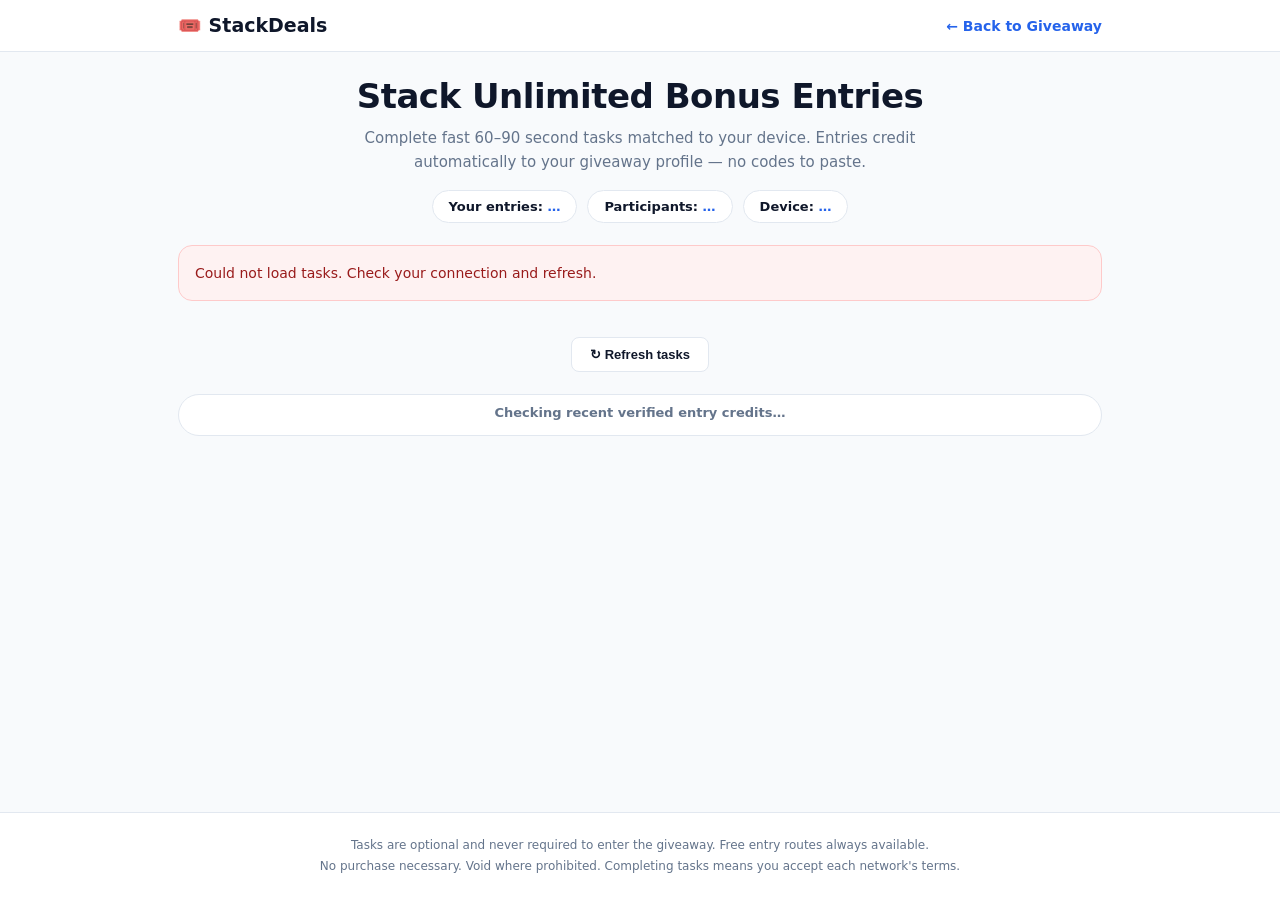
<file: offerwall/offerwall-index.html>
<!DOCTYPE html>
<html lang="en">
<head>
<meta charset="utf-8">
<meta name="viewport" content="width=device-width, initial-scale=1">
<meta name="robots" content="noindex">
<title>Bonus Tasks | StackDeals</title>
<link rel="icon" href="data:image/svg+xml,<svg xmlns='http://www.w3.org/2000/svg' viewBox='0 0 100 100'><text y='.9em' font-size='90'>🎟️</text></svg>">
<style>
:root{--bg:#f8fafc;--card:#ffffff;--line:#e2e8f0;--text:#0f172a;--muted:#64748b;--primary:#2563eb;--primary2:#1d4ed8;--green:#10b981;--amber:#f59e0b;--radius:14px}
*{box-sizing:border-box;margin:0;padding:0}
body{background:var(--bg);color:var(--text);font-family:system-ui,-apple-system,"Segoe UI",Roboto,Helvetica,Arial,sans-serif;min-height:100vh;display:flex;flex-direction:column}
a{color:var(--primary);text-decoration:none}
header{background:#fff;border-bottom:1px solid var(--line);position:sticky;top:0;z-index:20}
.hwrap{max-width:960px;margin:0 auto;padding:14px 18px;display:flex;justify-content:space-between;align-items:center}
.logo{font-weight:800;font-size:19px;color:var(--text)}
.back{font-size:14px;font-weight:600}
main{flex:1;width:100%;max-width:960px;margin:0 auto;padding:24px 18px 40px}
.hero{text-align:center;margin-bottom:22px}
.hero h1{font-size:clamp(24px,4vw,34px);font-weight:800;letter-spacing:-.5px}
.hero p{color:var(--muted);max-width:560px;margin:10px auto 0;font-size:15px;line-height:1.6}
.chips{display:flex;gap:10px;justify-content:center;flex-wrap:wrap;margin-top:16px}
.chip{background:#fff;border:1px solid var(--line);border-radius:99px;padding:8px 16px;font-size:13px;font-weight:700;color:var(--text)}
.chip b{color:var(--primary)}
.alert{background:#fef2f2;border:1px solid #fecaca;color:#991b1b;border-radius:var(--radius);padding:16px;font-size:14px;line-height:1.6;margin-bottom:18px}
.alert.warn{background:#fffbeb;border-color:#fde68a;color:#92400e}
.alert.ok{background:#ecfdf5;border-color:#a7f3d0;color:#065f46}
.grid{display:grid;grid-template-columns:repeat(auto-fill,minmax(260px,1fr));gap:14px}
.card{background:var(--card);border:1px solid var(--line);border-radius:var(--radius);padding:16px;display:flex;flex-direction:column;gap:10px;transition:box-shadow .15s,border-color .15s}
.card:hover{border-color:#cbd5e1;box-shadow:0 4px 12px rgba(15,23,42,.06)}
.card-top{display:flex;gap:12px;align-items:center}
.icon{width:46px;height:46px;border-radius:10px;background:#f1f5f9;border:1px solid var(--line);object-fit:cover;flex-shrink:0}
.icon.ph{display:flex;align-items:center;justify-content:center;font-size:20px}
.card h3{font-size:15px;font-weight:700;line-height:1.35}
.card .net{font-size:11px;color:var(--muted);font-weight:600;text-transform:uppercase;letter-spacing:.5px}
.card .desc{font-size:13px;color:var(--muted);line-height:1.5;flex:1}
.card-foot{display:flex;justify-content:space-between;align-items:center;gap:10px}
.pts{background:#eff6ff;color:var(--primary);border-radius:99px;padding:6px 12px;font-size:13px;font-weight:800;white-space:nowrap}
.eta{font-size:12px;color:var(--muted);font-weight:600}
.go{background:var(--primary);color:#fff;border:none;border-radius:8px;padding:10px 18px;font-size:14px;font-weight:700;cursor:pointer}
.go:hover{background:var(--primary2)}
.go:disabled{background:#94a3b8;cursor:not-allowed}
.sk{background:linear-gradient(100deg,#f1f5f9 40%,#fff 50%,#f1f5f9 60%);background-size:200% 100%;animation:sh 1.2s infinite;border-radius:var(--radius);height:170px}
@keyframes sh{to{background-position:-200% 0}}
.qr{display:none;background:#fff;border:1px solid var(--line);border-radius:var(--radius);padding:22px;margin-top:22px;text-align:center}
.qr.show{display:block}
.qr h2{font-size:17px;margin-bottom:6px}
.qr p{color:var(--muted);font-size:14px;max-width:480px;margin:0 auto 14px;line-height:1.55}
.qr img{border:1px solid var(--line);border-radius:10px}
.ticker{margin-top:22px;background:#fff;border:1px solid var(--line);border-radius:99px;padding:10px 18px;font-size:13px;color:var(--muted);text-align:center;font-weight:600;min-height:42px}
.ticker b{color:var(--green)}
.refresh{display:block;margin:18px auto 0;background:#fff;border:1px solid var(--line);color:var(--text);border-radius:8px;padding:9px 18px;font-size:13px;font-weight:700;cursor:pointer}
footer{border-top:1px solid var(--line);background:#fff;padding:22px 18px;text-align:center;color:var(--muted);font-size:12px;line-height:1.8}
</style>
</head>
<body>

<header><div class="hwrap">
  <span class="logo">🎟️ StackDeals</span>
  <a class="back" href="https://getstackdeals.xyz">← Back to Giveaway</a>
</div></header>

<main>
  <section class="hero">
    <h1>Stack Unlimited Bonus Entries</h1>
    <p>Complete fast 60–90 second tasks matched to your device. Entries credit automatically to your giveaway profile — no codes to paste.</p>
    <div class="chips">
      <span class="chip">Your entries: <b id="chip-points">…</b></span>
      <span class="chip">Participants: <b id="chip-users">…</b></span>
      <span class="chip">Device: <b id="chip-device">…</b></span>
    </div>
  </section>

  <div id="alerts"></div>

  <div class="grid" id="grid">
    <div class="sk"></div><div class="sk"></div><div class="sk"></div><div class="sk"></div>
  </div>
  <button class="refresh" id="refresh-btn">↻ Refresh tasks</button>

  <section class="qr" id="qr-box">
    <h2>📱 Want mobile app-install bonuses too?</h2>
    <p>Scan this with your iPhone or Android to unlock mobile-only tasks tied to the same giveaway account — stack entries from both devices.</p>
    <img id="qr-img" width="170" height="170" alt="QR code">
  </section>

  <div class="ticker" id="ticker">Checking recent verified entry credits…</div>
</main>

<footer>
  Tasks are optional and never required to enter the giveaway. Free entry routes always available.<br>
  No purchase necessary. Void where prohibited. Completing tasks means you accept each network's terms.
</footer>

<script>
(function () {
  'use strict';

  // ========================================================================
  // CONFIG — set this to your offerwall WORKER URL (no trailing slash).
  // Either your workers.dev URL or the custom domain you attach to the worker.
  // ========================================================================
  var API_BASE = 'https://stackdeals-offerwall-api.YOUR_SUBDOMAIN.workers.dev';

  var params = new URLSearchParams(location.search);
  var uid = params.get('uid') || '', t = params.get('t') || '', sig = params.get('sig') || '';
  var qs = 'uid=' + encodeURIComponent(uid) + '&t=' + encodeURIComponent(t) + '&sig=' + encodeURIComponent(sig);
  var device = 'desktop', tickerItems = [], tickerIdx = 0;

  function $(id) { return document.getElementById(id); }
  function esc(s) {
    return String(s == null ? '' : s).replace(/[&<>"']/g, function (c) {
      return { '&': '&amp;', '<': '&lt;', '>': '&gt;', '"': '&quot;', "'": '&#39;' }[c];
    });
  }
  function api(path) {
    return fetch(API_BASE + path + (path.indexOf('?') >= 0 ? '&' : '?') + qs, { mode: 'cors' })
      .then(function (r) { return r.json(); });
  }
  function alertBox(html, kind) {
    var d = document.createElement('div');
    d.className = 'alert' + (kind ? ' ' + kind : '');
    d.innerHTML = html;
    $('alerts').appendChild(d);
  }

  function renderOffers(offers) {
    $('grid').innerHTML = offers.map(function (o) {
      var icon = o.icon
        ? '<img class="icon" src="' + esc(o.icon) + '" alt="">'
        : '<div class="icon ph">🎁</div>';
      return '<div class="card"><div class="card-top">' + icon +
        '<div><span class="net">' + esc(o.network) + ' · ' + esc(o.est_time) + '</span><h3>' + esc(o.title) + '</h3></div></div>' +
        '<div class="desc">' + esc(o.description) + '</div>' +
        '<div class="card-foot"><span class="pts">+' + o.points + ' entries</span>' +
        '<button class="go" data-url="' + esc(o.click_url) + '" data-net="' + esc(o.network) + '" data-oid="' + esc(o.id) + '">Start →</button></div></div>';
    }).join('');

    // Replace broken offer icons with the gift placeholder
    Array.prototype.forEach.call(document.querySelectorAll('.icon:not(.ph)'), function (img) {
      img.addEventListener('error', function () {
        var ph = document.createElement('div');
        ph.className = 'icon ph';
        ph.textContent = '🎁';
        img.parentNode.replaceChild(ph, img);
      });
    });

    Array.prototype.forEach.call(document.querySelectorAll('.go'), function (btn) {
      btn.addEventListener('click', function () {
        btn.disabled = true;
        btn.textContent = 'Opening…';
        // Fire click-tracking beacon (non-blocking), then open the offer
        fetch(API_BASE + '/api/click?' + qs +
          '&network=' + encodeURIComponent(btn.dataset.net) +
          '&offer_id=' + encodeURIComponent(btn.dataset.oid), { mode: 'cors' }).catch(function () {});
        setTimeout(function () {
          window.open(btn.dataset.url, '_blank', 'noopener');
          btn.disabled = false;
          btn.textContent = 'Start →';
        }, 150);
      });
    });
  }

  function loadOffers() {
    $('alerts').innerHTML = '';
    api('/api/offers').then(function (d) {
      if (d.handoff_invalid) {
        $('grid').innerHTML = '';
        alertBox('Your session link expired or is invalid. Please reopen the bonus wall from your <a href="https://getstackdeals.xyz">giveaway dashboard</a>.', '');
        return;
      }
      if (d.paused) { $('grid').innerHTML = ''; alertBox('Bonus tasks are temporarily paused. Check back soon!', 'warn'); return; }
      if (d.blocked) { $('grid').innerHTML = ''; alertBox(esc(d.reason || 'Access restricted.'), ''); return; }

      device = d.device || 'desktop';
      $('chip-device').textContent = device === 'ios' ? 'iPhone/iPad' : device === 'android' ? 'Android' : 'Desktop';

      if (d.cap_reached) {
        $('grid').innerHTML = '';
        alertBox('🎉 <b>Daily task limit reached!</b> ' + esc(d.message || ''), 'ok');
      } else if (!d.offers || d.offers.length === 0) {
        $('grid').innerHTML = '';
        alertBox('New tasks are being loaded for your region and device. Refresh in a minute!', 'warn');
      } else {
        renderOffers(d.offers);
        if (device === 'desktop') {
          $('qr-box').classList.add('show');
          $('qr-img').src = 'https://api.qrserver.com/v1/create-qr-code/?size=170x170&data=' + encodeURIComponent(location.href);
        }
      }
    }).catch(function () {
      $('grid').innerHTML = '';
      alertBox('Could not load tasks. Check your connection and refresh.', '');
    });
  }

  function loadStatus() {
    api('/api/status').then(function (d) {
      if (d.handoff_invalid) return;
      $('chip-points').textContent = d.user_points;
      $('chip-users').textContent = d.participants;
      if (d.recent_activity && d.recent_activity.length) {
        tickerItems = d.recent_activity.map(function (r) {
          return '🎉 <b>' + esc(r.name) + '</b> just earned <b>+' + r.points + ' entries</b> · ' + r.ago + 'm ago';
        });
        rotateTicker();
      }
    }).catch(function () {});
  }

  function rotateTicker() {
    if (!tickerItems.length) return;
    $('ticker').innerHTML = tickerItems[tickerIdx % tickerItems.length];
    tickerIdx++;
  }

  $('refresh-btn').addEventListener('click', loadOffers);
  loadOffers();
  loadStatus();
  setInterval(loadStatus, 45000);
  setInterval(rotateTicker, 5000);
})();
</script>
</body>
</html>
</file>
<file: css/style.css>
:root {
  --bg: #f8fafc;
  --bg-alt: #ffffff;
  --card: #ffffff;
  --text: #0f172a;
  --text-muted: #64748b;
  --primary: #2563eb;    /* Royal Blue */
  --success: #10b981;    /* Emerald */
  --accent: #f59e0b;     /* Amber */
  --border: #e2e8f0;
  --radius: 12px;
}

* { box-sizing: border-box; margin: 0; padding: 0; }
html { scroll-behavior: smooth; }
body {
  background: var(--bg);
  color: var(--text);
  font-family: system-ui, -apple-system, "Segoe UI", Roboto, Helvetica, Arial, sans-serif;
  line-height: 1.6;
  min-height: 100vh;
  display: flex;
  flex-direction: column;
}
a { color: var(--primary); text-decoration: none; font-weight: 600; }
a:hover { text-decoration: underline; }
main { flex: 1; width: 100%; max-width: 1100px; margin: 0 auto; padding: 0 20px; }

/* Header */
.site-header {
  background: var(--bg-alt);
  border-bottom: 1px solid var(--border);
  padding: 16px 20px;
  position: sticky; top: 0; z-index: 50;
  display: flex; align-items: center; justify-content: space-between;
}
.logo { display: flex; align-items: center; gap: 10px; font-weight: 800; font-size: 20px; color: var(--text); text-decoration: none; }
.logo svg { width: 32px; height: 32px; }
.site-header nav { display: flex; gap: 24px; align-items: center; font-size: 15px; }
.site-header nav a { color: var(--text-muted); font-weight: 600; text-decoration: none; }
.site-header nav a:hover { color: var(--primary); }
.nav-cta { background: var(--primary); color: #fff !important; padding: 8px 18px; border-radius: 8px; }

/* Hero */
.hero { text-align: center; padding: 60px 0 40px; }
.hero-badge { display: inline-block; background: #eff6ff; color: var(--primary); font-size: 13px; font-weight: 700; padding: 6px 14px; border-radius: 99px; margin-bottom: 16px; border: 1px solid #bfdbfe; }
.hero h1 { font-size: clamp(32px, 5vw, 52px); font-weight: 800; letter-spacing: -1px; line-height: 1.1; margin-bottom: 16px; }
.hero h1 span { color: var(--primary); }
.hero p { font-size: 18px; color: var(--text-muted); max-width: 600px; margin: 0 auto 32px; }
.countdown { display: flex; justify-content: center; gap: 16px; margin-top: 24px; }
.cd-block { background: var(--card); border: 1px solid var(--border); border-radius: var(--radius); padding: 12px 20px; min-width: 80px; box-shadow: 0 2px 4px rgba(0,0,0,0.02); }
.cd-val { font-size: 28px; font-weight: 800; color: var(--text); font-variant-numeric: tabular-nums; }
.cd-lbl { font-size: 12px; color: var(--text-muted); text-transform: uppercase; font-weight: 600; letter-spacing: 0.5px; }

/* Widget Container */
.widget-wrap { padding: 20px 0 60px; }

/* Sections */
.section { padding: 60px 0; }
.section-alt { background: var(--bg-alt); border-top: 1px solid var(--border); border-bottom: 1px solid var(--border); }
.section h2 { font-size: 32px; font-weight: 800; text-align: center; margin-bottom: 12px; }
.section .sub { text-align: center; color: var(--text-muted); font-size: 16px; margin-bottom: 40px; }

/* How it Works / Prizes Grid */
.grid-3 { display: grid; grid-template-columns: repeat(auto-fit, minmax(280px, 1fr)); gap: 24px; }
.card { background: var(--card); border: 1px solid var(--border); border-radius: var(--radius); padding: 28px; transition: transform .2s, box-shadow .2s; }
.card:hover { transform: translateY(-4px); box-shadow: 0 10px 15px -3px rgba(0,0,0,0.05); }
.card-icon { width: 48px; height: 48px; background: #eff6ff; color: var(--primary); border-radius: 10px; display: flex; align-items: center; justify-content: center; font-size: 24px; margin-bottom: 16px; }
.card h3 { font-size: 18px; font-weight: 700; margin-bottom: 8px; }
.card p { color: var(--text-muted); font-size: 15px; }

/* Prize Highlight */
.prize-card { background: linear-gradient(135deg, #fffbeb 0%, #fef3c7 100%); border: 2px solid var(--accent); text-align: center; }
.prize-card .card-icon { background: #fff; color: var(--accent); margin: 0 auto 16px; }
.prize-val { font-size: 36px; font-weight: 800; color: var(--text); margin: 8px 0; }

/* FAQ */
.faq-item { border-bottom: 1px solid var(--border); padding: 20px 0; }
.faq-q { display: flex; justify-content: space-between; align-items: center; cursor: pointer; font-weight: 700; font-size: 17px; }
.faq-q::after { content: '+'; font-size: 24px; color: var(--primary); transition: transform .2s; }
.faq-item.open .faq-q::after { transform: rotate(45deg); }
.faq-a { max-height: 0; overflow: hidden; transition: max-height .3s ease, margin .3s ease; color: var(--text-muted); }
.faq-item.open .faq-a { max-height: 200px; margin-top: 12px; }

/* Footer */
.site-footer { background: #0f172a; color: #94a3b8; padding: 40px 20px; margin-top: auto; font-size: 14px; text-align: center; }
.site-footer a { color: #cbd5e1; font-weight: 500; }
.site-footer .legal-links { display: flex; justify-content: center; gap: 20px; margin-bottom: 16px; flex-wrap: wrap; }
.site-footer .disc { max-width: 800px; margin: 0 auto 20px; font-size: 12px; line-height: 1.6; opacity: 0.8; }

@media (max-width: 640px) {
  .site-header nav a:not(.nav-cta) { display: none; }
  .countdown { gap: 8px; }
  .cd-block { padding: 10px 12px; min-width: 60px; }
  .cd-val { font-size: 22px; }
}
</file>
